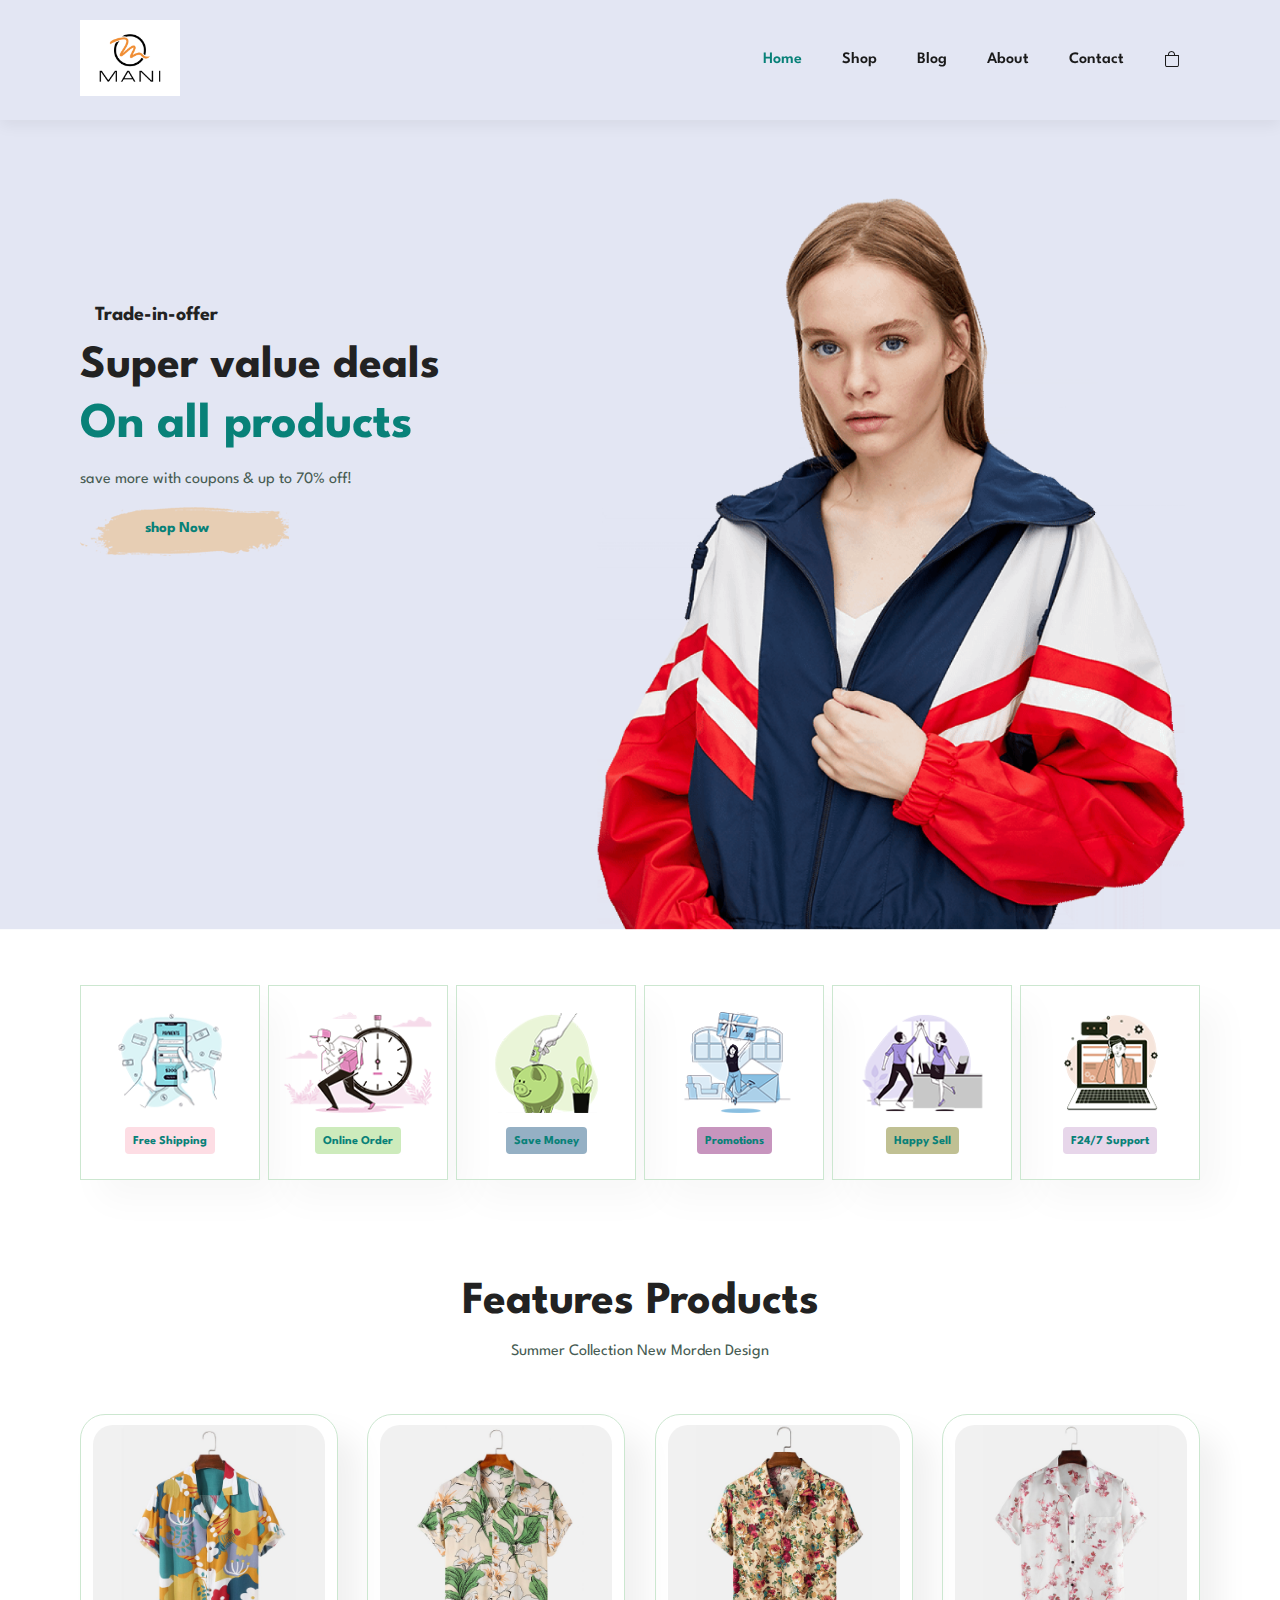
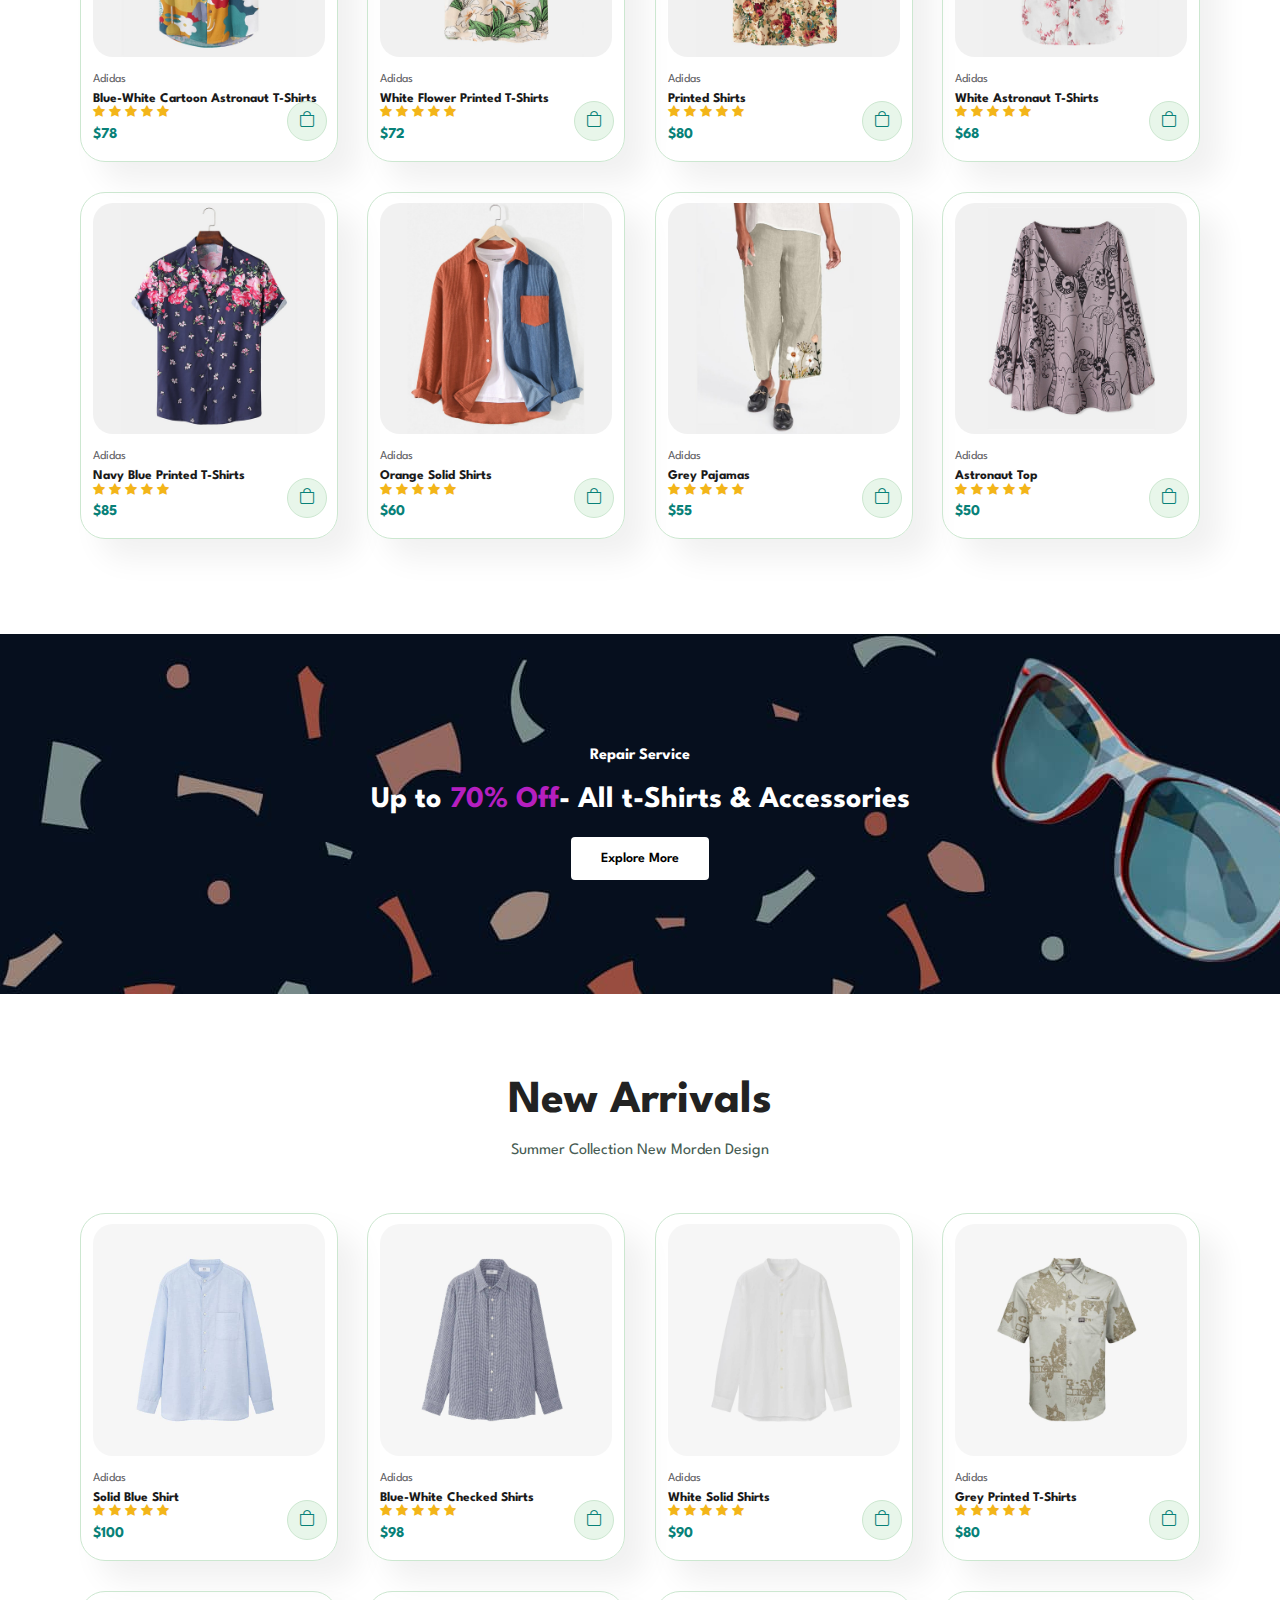
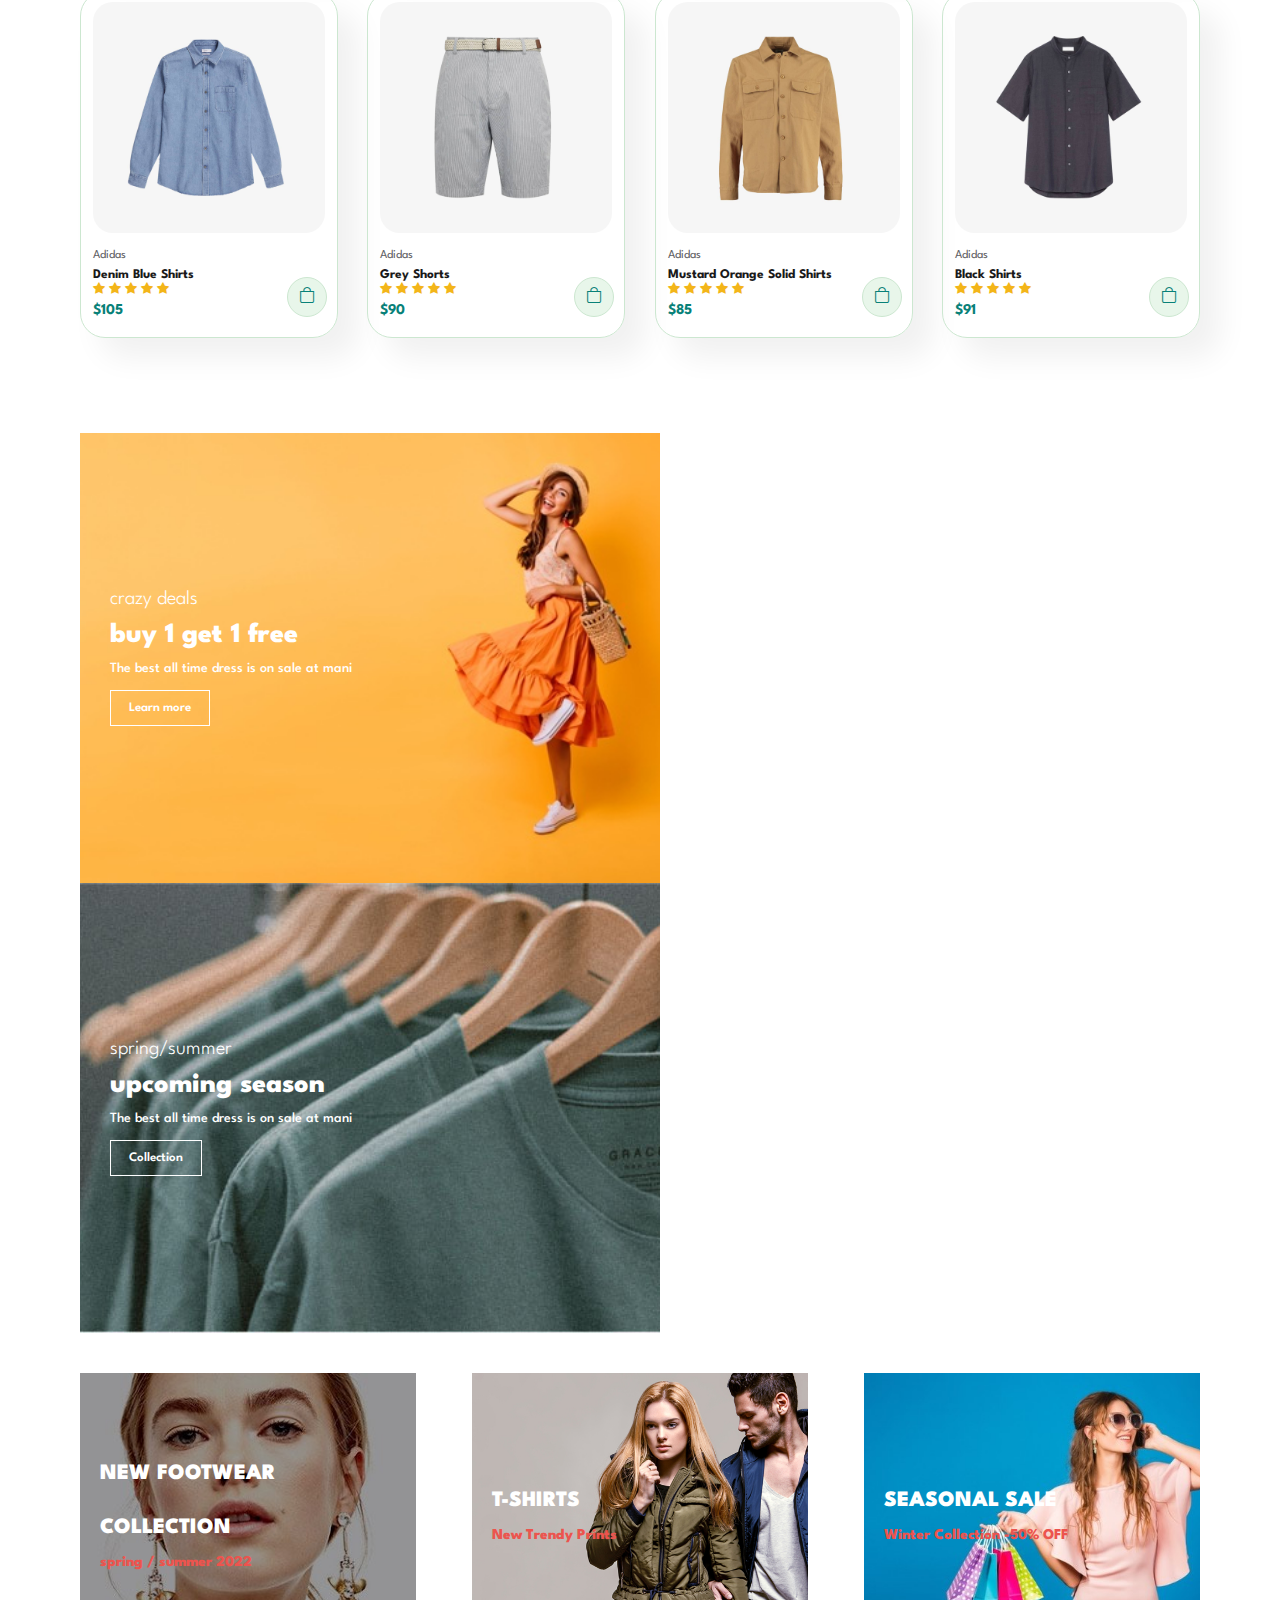
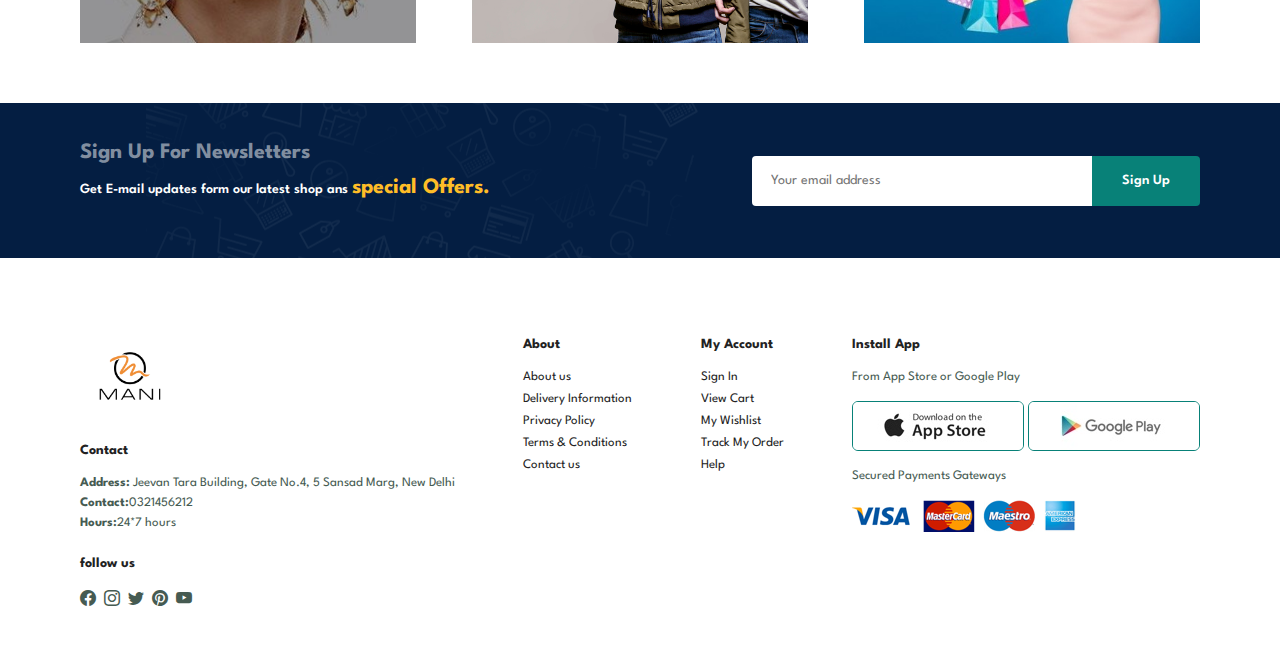
<file: index.html>
<!DOCTYPE html>
<html lang="en">

<head>
    <meta charset="UTF-8">
    <meta http-equiv="X-UA-Compatible" content="IE=edge">
    <meta name="viewport" content="width=device-width, initial-scale=1.0">
    <title>Tech2etc Ecommerce</title>

    <link rel="stylesheet" href="style.css">

    <link rel="stylesheet" href="https://cdn.jsdelivr.net/npm/bootstrap-icons@1.9.1/font/bootstrap-icons.css">
</head>

<body>

    <section id="header">
        <a href="#"><img src="img/89992_1571310775.png" width=100 class="logo" alt=""></a>

        <div>
            <ul id="navbar">
                <li><a class="active" href="index.html">Home</a></li>
                <li><a href="shop.html">Shop</a></li>
                <li><a href="blog.html">Blog</a></li>
                <li><a href="about.html">About</a></li>
                <li><a href="contact.html">Contact</a></li>
                <li id="lg-bag"><a href="cart.html"></i><i class="bi bi-bag"></i></a></li>
                <a href="#" id="close"><i class="bi bi-x-lg"></i></a>
            </ul>
        </div>

        <div id="mobile">
            <a href="cart.html"></i><i class="bi bi-bag"></i></a>
            <i id="bar" class="bi bi-list"></i>
        </div>
    </section>

    <section id="hero">
        <h4>Trade-in-offer</h4>
        <h2>Super value deals</h2>
        <h1>On all products</h1>
        <p>save more with coupons & up to 70% off! </p>
        <button>shop Now</button>
    </section>

    <section id="feature" class="section-p1">
        <div class="fe-box">
            <img src="img/features/f1.png" alt="">
            <h6>Free Shipping</h6>
        </div>

        <div class="fe-box">
            <img src="img/features/f2.png" alt="">
            <h6>Online Order</h6>
        </div>

        <div class="fe-box">
            <img src="img/features/f3.png" alt="">
            <h6>Save Money</h6>
        </div>

        <div class="fe-box">
            <img src="img/features/f4.png" alt="">
            <h6>Promotions</h6>
        </div>

        <div class="fe-box">
            <img src="img/features/f5.png" alt="">
            <h6>Happy Sell</h6>
        </div>

        <div class="fe-box">
            <img src="img/features/f6.png" alt="">
            <h6>F24/7 Support</h6>
        </div>

    </section>

    <section id="Product1" class="section-p1">
        <h2>Features Products</h2>
        <p>Summer Collection New Morden Design</p>
        <div class="pro-container">
        <div class="pro">
            <img src="img/products/f1.jpg" alt="">
            <div class="des">
                <span>Adidas</span>
                <h5>Blue-White Cartoon Astronaut T-Shirts</h5>
                <div class="star">
                    <i class="bi bi-star-fill"></i>
                    <i class="bi bi-star-fill"></i>
                    <i class="bi bi-star-fill"></i>
                    <i class="bi bi-star-fill"></i>
                    <i class="bi bi-star-fill"></i>
                </div>
                <h4>$78</h4>
            </div>
            <a href="#"> <i class="bi bi-bag cart"></i></a>
            </div>

            <div class="pro">
                <img src="img/products/f2.jpg" alt="">
                <div class="des">
                    <span>Adidas</span>
                    <h5>White Flower Printed T-Shirts</h5>
                    <div class="star">
                        <i class="bi bi-star-fill"></i>
                        <i class="bi bi-star-fill"></i>
                        <i class="bi bi-star-fill"></i>
                        <i class="bi bi-star-fill"></i>
                        <i class="bi bi-star-fill"></i>
                    </div>
                    <h4>$72</h4>
                </div>
                <a href="#"> <i class="bi bi-bag cart"></i></a>
                </div>

                <div class="pro">
                    <img src="img/products/f3.jpg" alt="">
                    <div class="des">
                        <span>Adidas</span>
                        <h5>Printed Shirts</h5>
                        <div class="star">
                            <i class="bi bi-star-fill"></i>
                            <i class="bi bi-star-fill"></i>
                            <i class="bi bi-star-fill"></i>
                            <i class="bi bi-star-fill"></i>
                            <i class="bi bi-star-fill"></i>
                        </div>
                        <h4>$80</h4>
                    </div>
                    <a href="#"> <i class="bi bi-bag cart"></i></a>
                    </div>

                    <div class="pro">
                        <img src="img/products/f4.jpg" alt="">
                        <div class="des">
                            <span>Adidas</span>
                            <h5>White Astronaut T-Shirts</h5>
                            <div class="star">
                                <i class="bi bi-star-fill"></i>
                                <i class="bi bi-star-fill"></i>
                                <i class="bi bi-star-fill"></i>
                                <i class="bi bi-star-fill"></i>
                                <i class="bi bi-star-fill"></i>
                            </div>
                            <h4>$68</h4>
                        </div>
                        <a href="#"> <i class="bi bi-bag cart"></i></a>
                        </div>

                        <div class="pro">
                            <img src="img/products/f5.jpg" alt="">
                            <div class="des">
                                <span>Adidas</span>
                                <h5>Navy Blue Printed T-Shirts</h5>
                                <div class="star">
                                    <i class="bi bi-star-fill"></i>
                                    <i class="bi bi-star-fill"></i>
                                    <i class="bi bi-star-fill"></i>
                                    <i class="bi bi-star-fill"></i>
                                    <i class="bi bi-star-fill"></i>
                                </div>
                                <h4>$85</h4>
                            </div>
                            <a href="#"> <i class="bi bi-bag cart"></i></a>
                            </div>

                            <div class="pro">
                                <img src="img/products/f6.jpg" alt="">
                                <div class="des">
                                    <span>Adidas</span>
                                    <h5>Orange Solid Shirts</h5>
                                    <div class="star">
                                        <i class="bi bi-star-fill"></i>
                                        <i class="bi bi-star-fill"></i>
                                        <i class="bi bi-star-fill"></i>
                                        <i class="bi bi-star-fill"></i>
                                        <i class="bi bi-star-fill"></i>
                                    </div>
                                    <h4>$60</h4>
                                </div>
                                <a href="#"> <i class="bi bi-bag cart"></i></a>
                                </div>

                                <div class="pro">
                                    <img src="img/products/f7.jpg" alt="">
                                    <div class="des">
                                        <span>Adidas</span>
                                        <h5>Grey Pajamas</h5>
                                        <div class="star">
                                            <i class="bi bi-star-fill"></i>
                                            <i class="bi bi-star-fill"></i>
                                            <i class="bi bi-star-fill"></i>
                                            <i class="bi bi-star-fill"></i>
                                            <i class="bi bi-star-fill"></i>
                                        </div>
                                        <h4>$55</h4>
                                    </div>
                                    <a href="#"> <i class="bi bi-bag cart"></i></a>
                                    </div>

                                    <div class="pro">
                                        <img src="img/products/f8.jpg" alt="">
                                        <div class="des">
                                            <span>Adidas</span>
                                            <h5>Astronaut Top</h5>
                                            <div class="star">
                                                <i class="bi bi-star-fill"></i>
                                                <i class="bi bi-star-fill"></i>
                                                <i class="bi bi-star-fill"></i>
                                                <i class="bi bi-star-fill"></i>
                                                <i class="bi bi-star-fill"></i>
                                            </div>
                                            <h4>$50</h4>
                                        </div>
                                        <a href="#"> <i class="bi bi-bag cart"></i></a>
                                        </div>
            </div>
    </section>

    <section id="banner" class="section-m1">
        <h4>Repair Service</h4>
        <h2>Up to <span>70% Off</span>- All t-Shirts & Accessories</h2>
        <button class="normal">Explore More</button>
    </section>

    <section id="Product1" class="section-p1">
        <h2>New Arrivals</h2>
        <p>Summer Collection New Morden Design</p>
        <div class="pro-container">
        <div class="pro">
            <img src="img/products/n1.jpg" alt="">
            <div class="des">
                <span>Adidas</span>
                <h5>Solid Blue Shirt</h5>
                <div class="star">
                    <i class="bi bi-star-fill"></i>
                    <i class="bi bi-star-fill"></i>
                    <i class="bi bi-star-fill"></i>
                    <i class="bi bi-star-fill"></i>
                    <i class="bi bi-star-fill"></i>
                </div>
                <h4>$100</h4>
            </div>
            <a href="#"> <i class="bi bi-bag cart"></i></a>
            </div>

            <div class="pro">
                <img src="img/products/n2.jpg" alt="">
                <div class="des">
                    <span>Adidas</span>
                    <h5>Blue-White Checked Shirts</h5>
                    <div class="star">
                        <i class="bi bi-star-fill"></i>
                        <i class="bi bi-star-fill"></i>
                        <i class="bi bi-star-fill"></i>
                        <i class="bi bi-star-fill"></i>
                        <i class="bi bi-star-fill"></i>
                    </div>
                    <h4>$98</h4>
                </div>
                <a href="#"> <i class="bi bi-bag cart"></i></a>
                </div>

                <div class="pro">
                    <img src="img/products/n3.jpg" alt="">
                    <div class="des">
                        <span>Adidas</span>
                        <h5>White Solid Shirts</h5>
                        <div class="star">
                            <i class="bi bi-star-fill"></i>
                            <i class="bi bi-star-fill"></i>
                            <i class="bi bi-star-fill"></i>
                            <i class="bi bi-star-fill"></i>
                            <i class="bi bi-star-fill"></i>
                        </div>
                        <h4>$90</h4>
                    </div>
                    <a href="#"> <i class="bi bi-bag cart"></i></a>
                    </div>

                    <div class="pro">
                        <img src="img/products/n4.jpg" alt="">
                        <div class="des">
                            <span>Adidas</span>
                            <h5>Grey Printed T-Shirts</h5>
                            <div class="star">
                                <i class="bi bi-star-fill"></i>
                                <i class="bi bi-star-fill"></i>
                                <i class="bi bi-star-fill"></i>
                                <i class="bi bi-star-fill"></i>
                                <i class="bi bi-star-fill"></i>
                            </div>
                            <h4>$80</h4>
                        </div>
                        <a href="#"> <i class="bi bi-bag cart"></i></a>
                        </div>

                        <div class="pro">
                            <img src="img/products/n5.jpg" alt="">
                            <div class="des">
                                <span>Adidas</span>
                                <h5>Denim Blue Shirts</h5>
                                <div class="star">
                                    <i class="bi bi-star-fill"></i>
                                    <i class="bi bi-star-fill"></i>
                                    <i class="bi bi-star-fill"></i>
                                    <i class="bi bi-star-fill"></i>
                                    <i class="bi bi-star-fill"></i>
                                </div>
                                <h4>$105</h4>
                            </div>
                            <a href="#"> <i class="bi bi-bag cart"></i></a>
                            </div>

                            <div class="pro">
                                <img src="img/products/n6.jpg" alt="">
                                <div class="des">
                                    <span>Adidas</span>
                                    <h5>Grey Shorts</h5>
                                    <div class="star">
                                        <i class="bi bi-star-fill"></i>
                                        <i class="bi bi-star-fill"></i>
                                        <i class="bi bi-star-fill"></i>
                                        <i class="bi bi-star-fill"></i>
                                        <i class="bi bi-star-fill"></i>
                                    </div>
                                    <h4>$90</h4>
                                </div>
                                <a href="#"> <i class="bi bi-bag cart"></i></a>
                                </div>

                                <div class="pro">
                                    <img src="img/products/n7.jpg" alt="">
                                    <div class="des">
                                        <span>Adidas</span>
                                        <h5>Mustard Orange Solid Shirts</h5>
                                        <div class="star">
                                            <i class="bi bi-star-fill"></i>
                                            <i class="bi bi-star-fill"></i>
                                            <i class="bi bi-star-fill"></i>
                                            <i class="bi bi-star-fill"></i>
                                            <i class="bi bi-star-fill"></i>
                                        </div>
                                        <h4>$85</h4>
                                    </div>
                                    <a href="#"> <i class="bi bi-bag cart"></i></a>
                                    </div>

                                    <div class="pro">
                                        <img src="img/products/n8.jpg" alt="">
                                        <div class="des">
                                            <span>Adidas</span>
                                            <h5>Black Shirts</h5>
                                            <div class="star">
                                                <i class="bi bi-star-fill"></i>
                                                <i class="bi bi-star-fill"></i>
                                                <i class="bi bi-star-fill"></i>
                                                <i class="bi bi-star-fill"></i>
                                                <i class="bi bi-star-fill"></i>
                                            </div>
                                            <h4>$91</h4>
                                        </div>
                                        <a href="#"> <i class="bi bi-bag cart"></i></a>
                                        </div>
            </div>
    </section>

    <section id="sm-banner" class="section-p1">
        <div class="banner-box">
            <h4>crazy deals</h4>
            <h2>buy 1 get 1 free</h2>
            <span>The best all time dress is on sale at mani</span>
            <button class="white">Learn more</button>
        </div>
        <div class="banner-box banner-box2">
            <h4>spring/summer</h4>
            <h2>upcoming season</h2>
            <span>The best all time dress is on sale at mani</span>
            <button class="white">Collection</button>
        </div>
    </section>

    <section id="banner3">
        <div class="banner-box">
            <h2>NEW FOOTWEAR COLLECTION</h2>
            <h3>spring / summer 2022</h3>
        </div>

        <div class="banner-box  banner-box2">
            <h2>T-SHIRTS</h2>
            <h3>New Trendy Prints</h3>
        </div>

        <div class="banner-box banner-box3">
            <h2>SEASONAL SALE</h2>
            <h3>Winter Collection -50% OFF</h3>
        </div>
    </section>

    <section id="newsletter" class="section-p1 section-m1"> 
        <div class="newstext">
            <h4>Sign Up For Newsletters</h4>
            <p>Get E-mail updates form our latest shop ans <span>special Offers.</span>
            </p>
        </div>

        <div class="Form">
            <input type="text" placeholder="Your email address">
            <button class="normal"> Sign Up</button>
        </div>
    </section>


    <footer class="section-p1">
        <div class="col">
            <img class="logo" src="img/89992_1571310775.png" width=100 class="logo" alt="">
            <h4>Contact</h4>
            <p><strong>Address: </strong> Jeevan Tara Building, Gate No.4, 5 Sansad Marg, New Delhi</p>
            <p><strong>Contact:</strong>0321456212</p>
            <p><strong>Hours:</strong>24*7 hours</p>
            <div class="follow">
                <h4>follow us</h4>
                <div class="icon">
                    <i class="bi bi-facebook"></i>
                    <i class="bi bi-instagram"></i>
                    <i class="bi bi-twitter"></i>
                    <i class="bi bi-pinterest"></i>
                    <i class="bi bi-youtube"i class=""></i>
                </div>
            </div>
        </div>

        <div class="col">
            <h4>About</h4>
            <a href="#">About us</a>
            <a href="#">Delivery Information</a>
            <a href="#">Privacy Policy</a>
            <a href="#">Terms & Conditions</a>
            <a href="#">Contact us</a>
        </div>

        <div class="col">
            <h4>My Account</h4>
            <a href="#">Sign In</a>
            <a href="#">View Cart</a>
            <a href="#">My Wishlist</a>
            <a href="#">Track My Order</a>
            <a href="#">Help</a>
        </div>

        <div class="col install">
            <h4>Install App</h4>
            <p>From App Store or Google Play</p>
            <div class="row">
                <img src="img/pay/app.jpg" alt="">
                <img src="img/pay/play.jpg" alt="">
            </div>
            <p>Secured Payments Gateways </p>
            <img src="img/pay/pay.png" alt=""> 
        </div>

        <!-- <div class="copyright">
            <p>© 2022, Tech2 etc - HTML CSS Ecommerce Template</p>
        </div> -->
    </footer>
    <script src="script.js"></script>
</body>

</html>
</file>
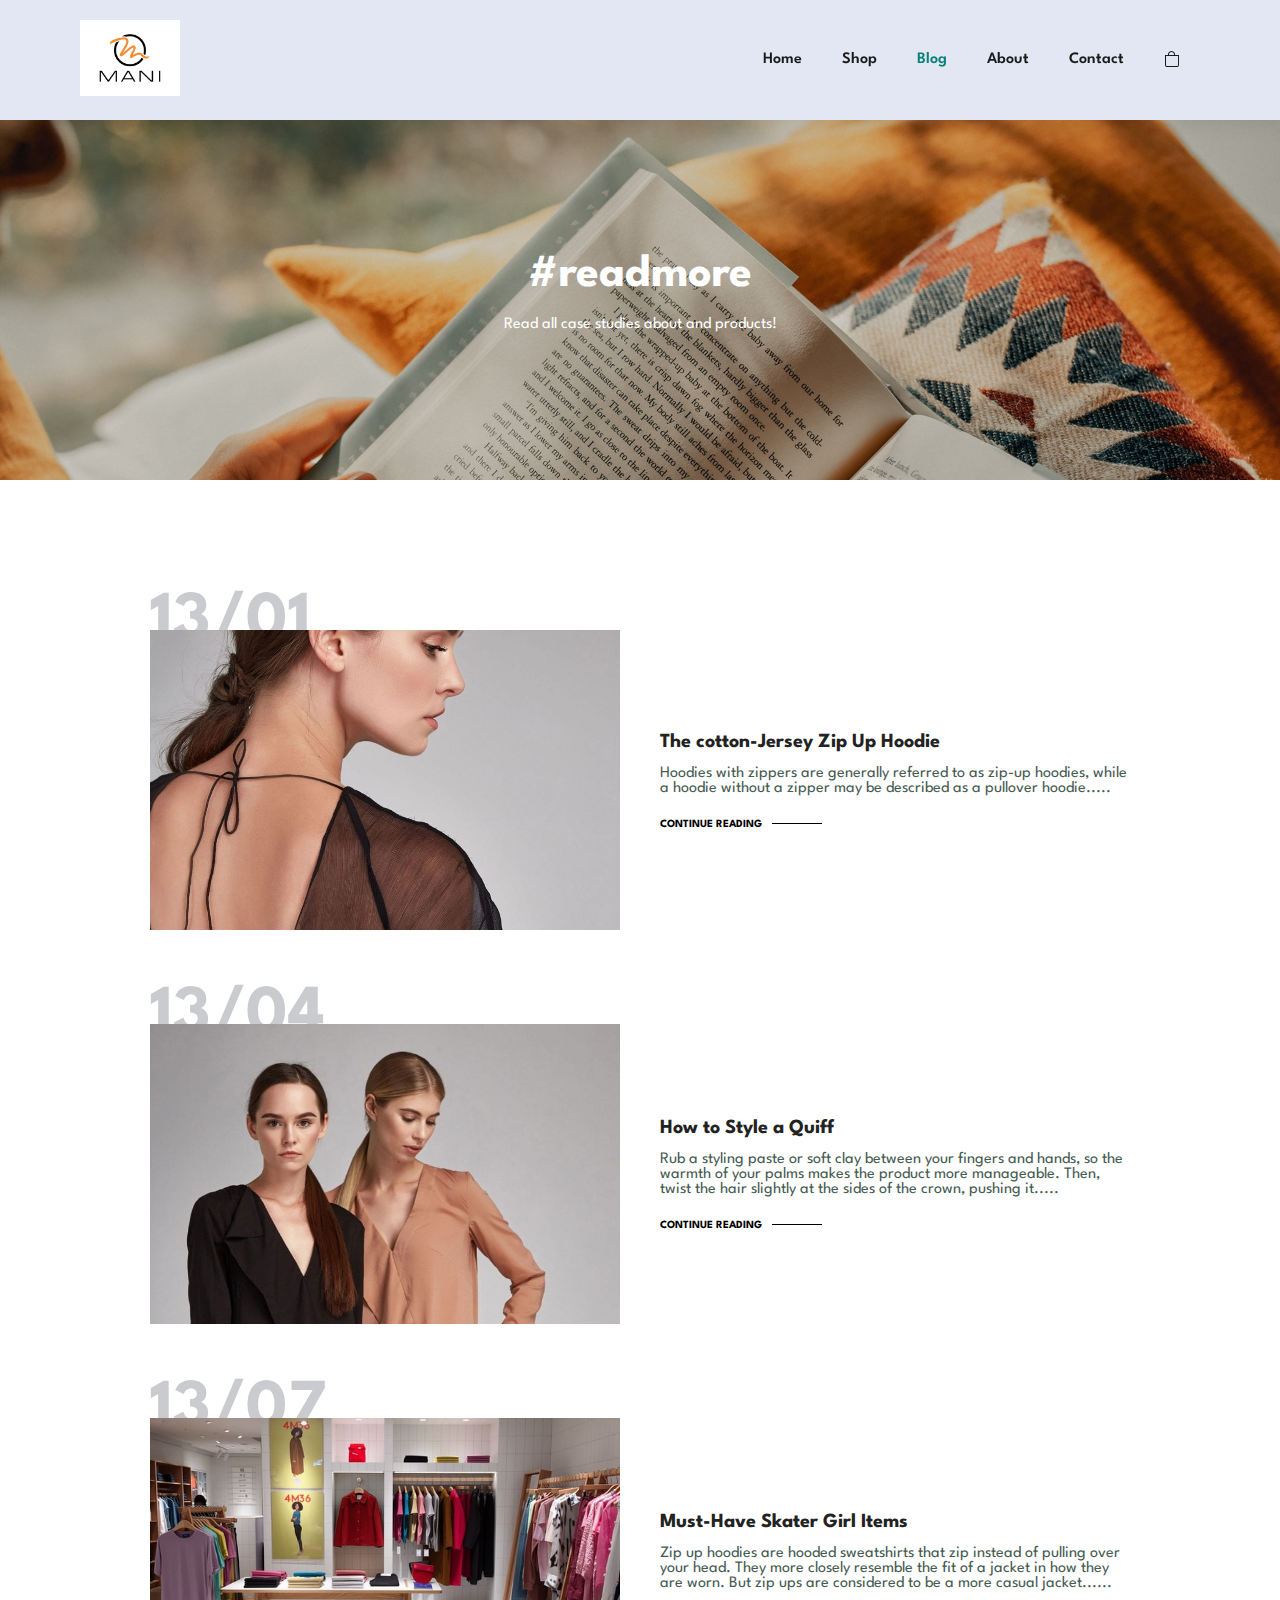
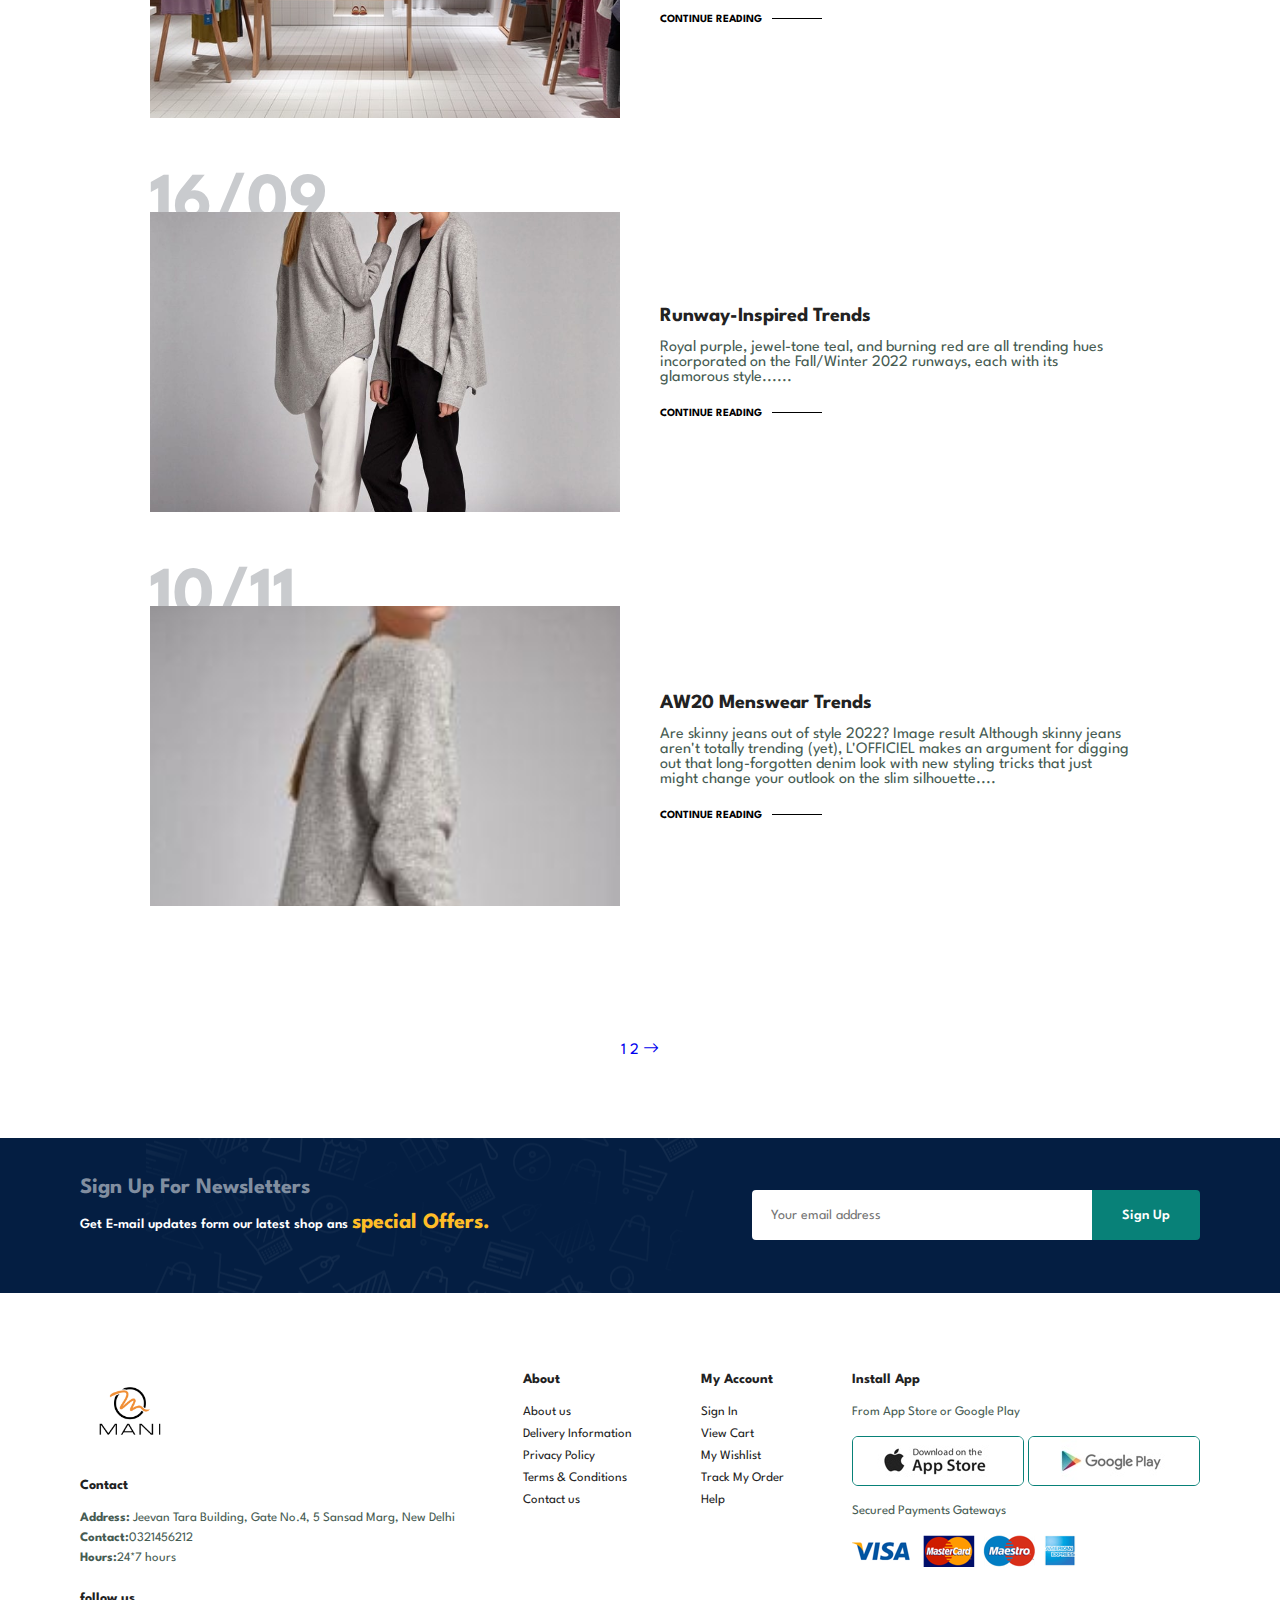
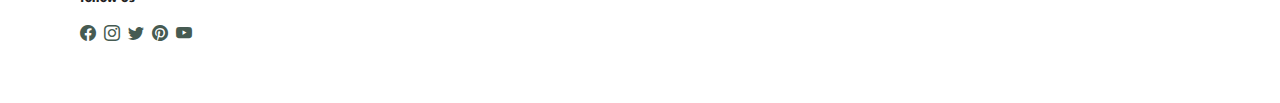
<file: blog.html>
<!DOCTYPE html>
<html lang="en">

<head>
    <meta charset="UTF-8">
    <meta http-equiv="X-UA-Compatible" content="IE=edge">
    <meta name="viewport" content="width=device-width, initial-scale=1.0">
    <title>Tech2etc Ecommerce</title>

    <link rel="stylesheet" href="style.css">

    <link rel="stylesheet" href="https://cdn.jsdelivr.net/npm/bootstrap-icons@1.9.1/font/bootstrap-icons.css">
</head>

<body>

    <section id="header">
        <a href="#"><img src="img/89992_1571310775.png" width=100 class="logo" alt=""></a>

        <div>
            <ul id="navbar">
                <li><a href="index.html">Home</a></li>
                <li><a href="shop.html">Shop</a></li>
                <li><a class="active"  href="blog.html">Blog</a></li>
                <li><a href="about.html">About</a></li>
                <li><a href="contact.html">Contact</a></li>
                <li id="lg-bag"><a href="cart.html"></i><i class="bi bi-bag"></i></a></li>
                <a href="#" id="close"><i class="bi bi-x-lg"></i></a>
            </ul>
        </div>

        <div id="mobile">
            <a href="cart.html"></i><i class="bi bi-bag"></i></a>
            <i id="bar" class="bi bi-list"></i>
        </div>
    </section>

    <section id="page-header" class="blog-header">
        <h2>#readmore</h2>
        <p>Read all case studies about and products! </p>
    </section>

  <section id="blog">
    <div class="blog-box">
        <div class="blog-img">
            <img src="img/blog/b1.jpg" alt="">
        </div>
        <div class="blog-details">
            <h4>The cotton-Jersey Zip Up Hoodie</h4>
            <p>Hoodies with zippers are generally referred to as zip-up hoodies, while a hoodie without a zipper may be described as a pullover hoodie.....</p>
            <a hrf="#">CONTINUE READING</a>
        </div>
        <h1>13/01</h1>
    </div>
    <div class="blog-box">
        <div class="blog-img">
            <img src="img/blog/b2.jpg" alt="">
        </div>
        <div class="blog-details">
            <h4>How to Style a Quiff</h4>
            <p>Rub a styling paste or soft clay between your fingers and hands, so the warmth of your palms makes the product more manageable. Then, twist the hair slightly at the sides of the crown, pushing it.....</p>
            <a hrf="#">CONTINUE READING</a>
        </div>
        <h1>13/04</h1>
    </div><div class="blog-box">
        <div class="blog-img">
            <img src="img/blog/b3.jpg" alt="">
        </div>
        <div class="blog-details">
            <h4>Must-Have Skater Girl Items</h4>
            <p>Zip up hoodies are hooded sweatshirts that zip instead of pulling over your head. They more closely resemble the fit of a jacket in how they are worn. But zip ups are considered to be a more casual jacket......</p>
            <a hrf="#">CONTINUE READING</a>
        </div>
        <h1>13/07</h1>
    </div><div class="blog-box">
        <div class="blog-img">
            <img src="img/blog/b4.jpg" alt="">
        </div>
        <div class="blog-details">
            <h4>Runway-Inspired Trends</h4>
            <p>Royal purple, jewel-tone teal, and burning red are all trending hues incorporated on the Fall/Winter 2022 runways, each with its glamorous style......</p>
            <a hrf="#">CONTINUE READING</a>
        </div>
        <h1>16/09</h1>
    </div><div class="blog-box">
        <div class="blog-img">
            <img src="img/blog/b5.jpg" alt="">
        </div>
        <div class="blog-details">
            <h4>AW20 Menswear Trends</h4>
            <p>Are skinny jeans out of style 2022?
                Image result
                Although skinny jeans aren't totally trending (yet), L'OFFICIEL makes an argument for digging out that long-forgotten denim look with new styling tricks that just might change your outlook on the slim silhouette....</p>
            <a hrf="#">CONTINUE READING</a>
        </div>
        <h1>10/11</h1>
    </div>
  </section>

    <section id="pagination" class="section-p1">
        <a href="#">1</a>
        <a href="#">2</a>
        <a href="#"><i class="bi bi-arrow-right"></i></a>
        
    </section>

    <section id="newsletter" class="section-p1 section-m1"> 
        <div class="newstext">
            <h4>Sign Up For Newsletters</h4>
            <p>Get E-mail updates form our latest shop ans <span>special Offers.</span>
            </p>
        </div>

        <div class="Form">
            <input type="text" placeholder="Your email address">
            <button class="normal"> Sign Up</button>
        </div>
    </section>


    <footer class="section-p1">
        <div class="col">
            <img class="logo" src="img/89992_1571310775.png" width=100 class="logo" alt="">
            <h4>Contact</h4>
            <p><strong>Address: </strong> Jeevan Tara Building, Gate No.4, 5 Sansad Marg, New Delhi</p>
            <p><strong>Contact:</strong>0321456212</p>
            <p><strong>Hours:</strong>24*7 hours</p>
            <div class="follow">
                <h4>follow us</h4>
                <div class="icon">
                    <i class="bi bi-facebook"></i>
                    <i class="bi bi-instagram"></i>
                    <i class="bi bi-twitter"></i>
                    <i class="bi bi-pinterest"></i>
                    <i class="bi bi-youtube"i class=""></i>
                </div>
            </div>
        </div>

        <div class="col">
            <h4>About</h4>
            <a href="#">About us</a>
            <a href="#">Delivery Information</a>
            <a href="#">Privacy Policy</a>
            <a href="#">Terms & Conditions</a>
            <a href="#">Contact us</a>
        </div>

        <div class="col">
            <h4>My Account</h4>
            <a href="#">Sign In</a>
            <a href="#">View Cart</a>
            <a href="#">My Wishlist</a>
            <a href="#">Track My Order</a>
            <a href="#">Help</a>
        </div>

        <div class="col install">
            <h4>Install App</h4>
            <p>From App Store or Google Play</p>
            <div class="row">
                <img src="img/pay/app.jpg" alt="">
                <img src="img/pay/play.jpg" alt="">
            </div>
            <p>Secured Payments Gateways </p>
            <img src="img/pay/pay.png" alt=""> 
        </div>
    </footer>
    <script src="script.js"></script>
</body>

</html>
</file>
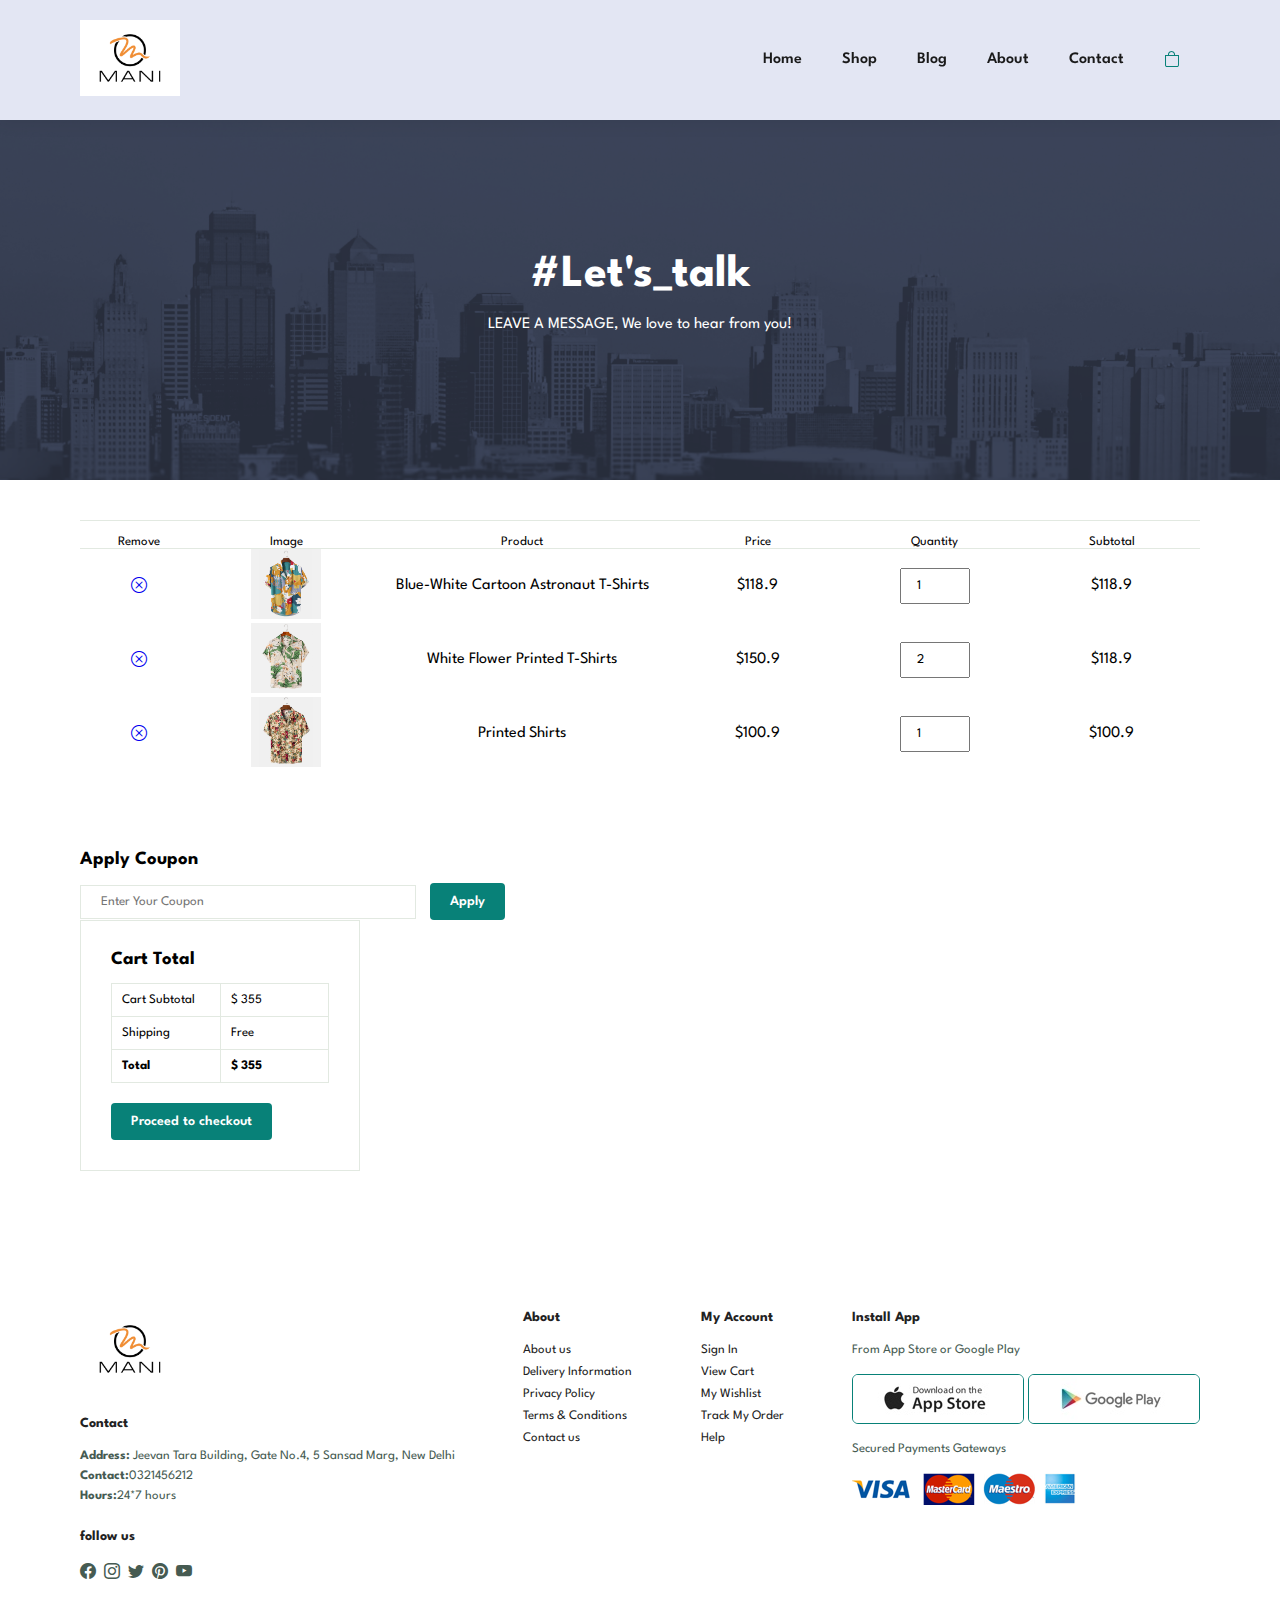
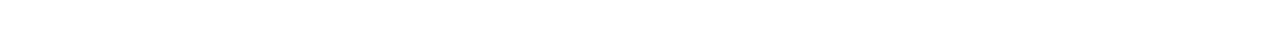
<file: cart.html>
<!DOCTYPE html>
<html lang="en">

<head>
    <meta charset="UTF-8">
    <meta http-equiv="X-UA-Compatible" content="IE=edge">
    <meta name="viewport" content="width=device-width, initial-scale=1.0">
    <title>Tech2etc Ecommerce</title>

    <link rel="stylesheet" href="style.css">

    <link rel="stylesheet" href="https://cdn.jsdelivr.net/npm/bootstrap-icons@1.9.1/font/bootstrap-icons.css">
</head>

<body>

    <section id="header">
        <a href="#"><img src="img/89992_1571310775.png" width=100 class="logo" alt=""></a>

        <div>
            <ul id="navbar">
                <li><a href="index.html">Home</a></li>
                <li><a href="shop.html">Shop</a></li>
                <li><a href="blog.html">Blog</a></li>
                <li><a href="about.html">About</a></li>
                <li><a  href="contact.html">Contact</a></li>
                <li id="lg-bag"><a class="active" href="cart.html"></i><i class="bi bi-bag"></i></a></li>
                <a href="#" id="close"><i class="bi bi-x-lg"></i></a>
            </ul>
        </div>

        <div id="mobile">
            <a href="cart.html"></i><i class="bi bi-bag"></i></a>
            <i id="bar" class="bi bi-list"></i>
        </div>
    </section>

    <section id="page-header" class="about-header">
        <h2>#Let's_talk</h2>
        <p>LEAVE A MESSAGE, We love to hear from you!</p>
    </section>

    <section id="cart" class="section-p1">
        <table width="100%">
            <thead>
                <tr>
                    <td>Remove</td>
                    <td>Image</td>
                    <td>Product</td>
                    <td>Price</td>
                    <td>Quantity</td>
                    <td>Subtotal</td>
                </tr>
            </thead>
            <tbody>
                <tr>
                    <td><a href="#"><i class="bi bi-x-circle"></i></a></td>
                    <td><img src="img/products/f1.jpg" alt=""></td>
                    <td>Blue-White Cartoon Astronaut T-Shirts</td>
                    <td>$118.9</td>
                    <td><input type="number" value="1"></td>
                    <td>$118.9</td>
                </tr>
                <tr>
                    <td><a href="#"><i class="bi bi-x-circle"></i></a></td>
                    <td><img src="img/products/f2.jpg" alt=""></td>
                    <td>White Flower Printed T-Shirts</td>
                    <td>$150.9</td>
                    <td><input type="number" value="2"></td>
                    <td>$118.9</td>
                </tr>
                <tr>
                    <td><a href="#"><i class="bi bi-x-circle"></i></a></td>
                    <td><img src="img/products/f3.jpg" alt=""></td>
                    <td>Printed Shirts</td>
                    <td>$100.9</td>
                    <td><input type="number" value="1"></td>
                    <td>$100.9</td>
                </tr>
            </tbody>
        </table>
    </section>

    <section id="cart-add" class="section-p1">
        <div id="coupon">
            <h3>Apply Coupon</h3>
            <div>
                <input type="text" placeholder="Enter Your Coupon">
                <button class="normal">Apply</button>
            </div>

            <div id="subtotal">
                <h3>Cart Total</h3>
                <table>
                    <tr>
                        <td>Cart Subtotal</td>
                        <td>$ 355</td>
                    </tr>
                    <tr>
                        <td>Shipping</td>
                        <td>Free</td>
                    </tr>
                    <tr>
                        <td><strong>Total</strong></td>
                        <td><strong>$ 355</strong></td>
                    </tr>
                </table>
                <button class="normal">Proceed to checkout</button>
            </div>
            
        </div>
    </section>

    <footer class="section-p1">
        <div class="col">
            <img class="logo" src="img/89992_1571310775.png" width=100 class="logo" alt="">
            <h4>Contact</h4>
            <p><strong>Address: </strong> Jeevan Tara Building, Gate No.4, 5 Sansad Marg, New Delhi</p>
            <p><strong>Contact:</strong>0321456212</p>
            <p><strong>Hours:</strong>24*7 hours</p>
            <div class="follow">
                <h4>follow us</h4>
                <div class="icon">
                    <i class="bi bi-facebook"></i>
                    <i class="bi bi-instagram"></i>
                    <i class="bi bi-twitter"></i>
                    <i class="bi bi-pinterest"></i>
                    <i class="bi bi-youtube" i class=""></i>
                </div>
            </div>
        </div>

        <div class="col">
            <h4>About</h4>
            <a href="#">About us</a>
            <a href="#">Delivery Information</a>
            <a href="#">Privacy Policy</a>
            <a href="#">Terms & Conditions</a>
            <a href="#">Contact us</a>
        </div>

        <div class="col">
            <h4>My Account</h4>
            <a href="#">Sign In</a>
            <a href="#">View Cart</a>
            <a href="#">My Wishlist</a>
            <a href="#">Track My Order</a>
            <a href="#">Help</a>
        </div>

        <div class="col install">
            <h4>Install App</h4>
            <p>From App Store or Google Play</p>
            <div class="row">
                <img src="img/pay/app.jpg" alt="">
                <img src="img/pay/play.jpg" alt="">
            </div>
            <p>Secured Payments Gateways </p>
            <img src="img/pay/pay.png" alt="">
        </div>
    </footer>
    <script src="script.js"></script>
</body>

</html>
</file>
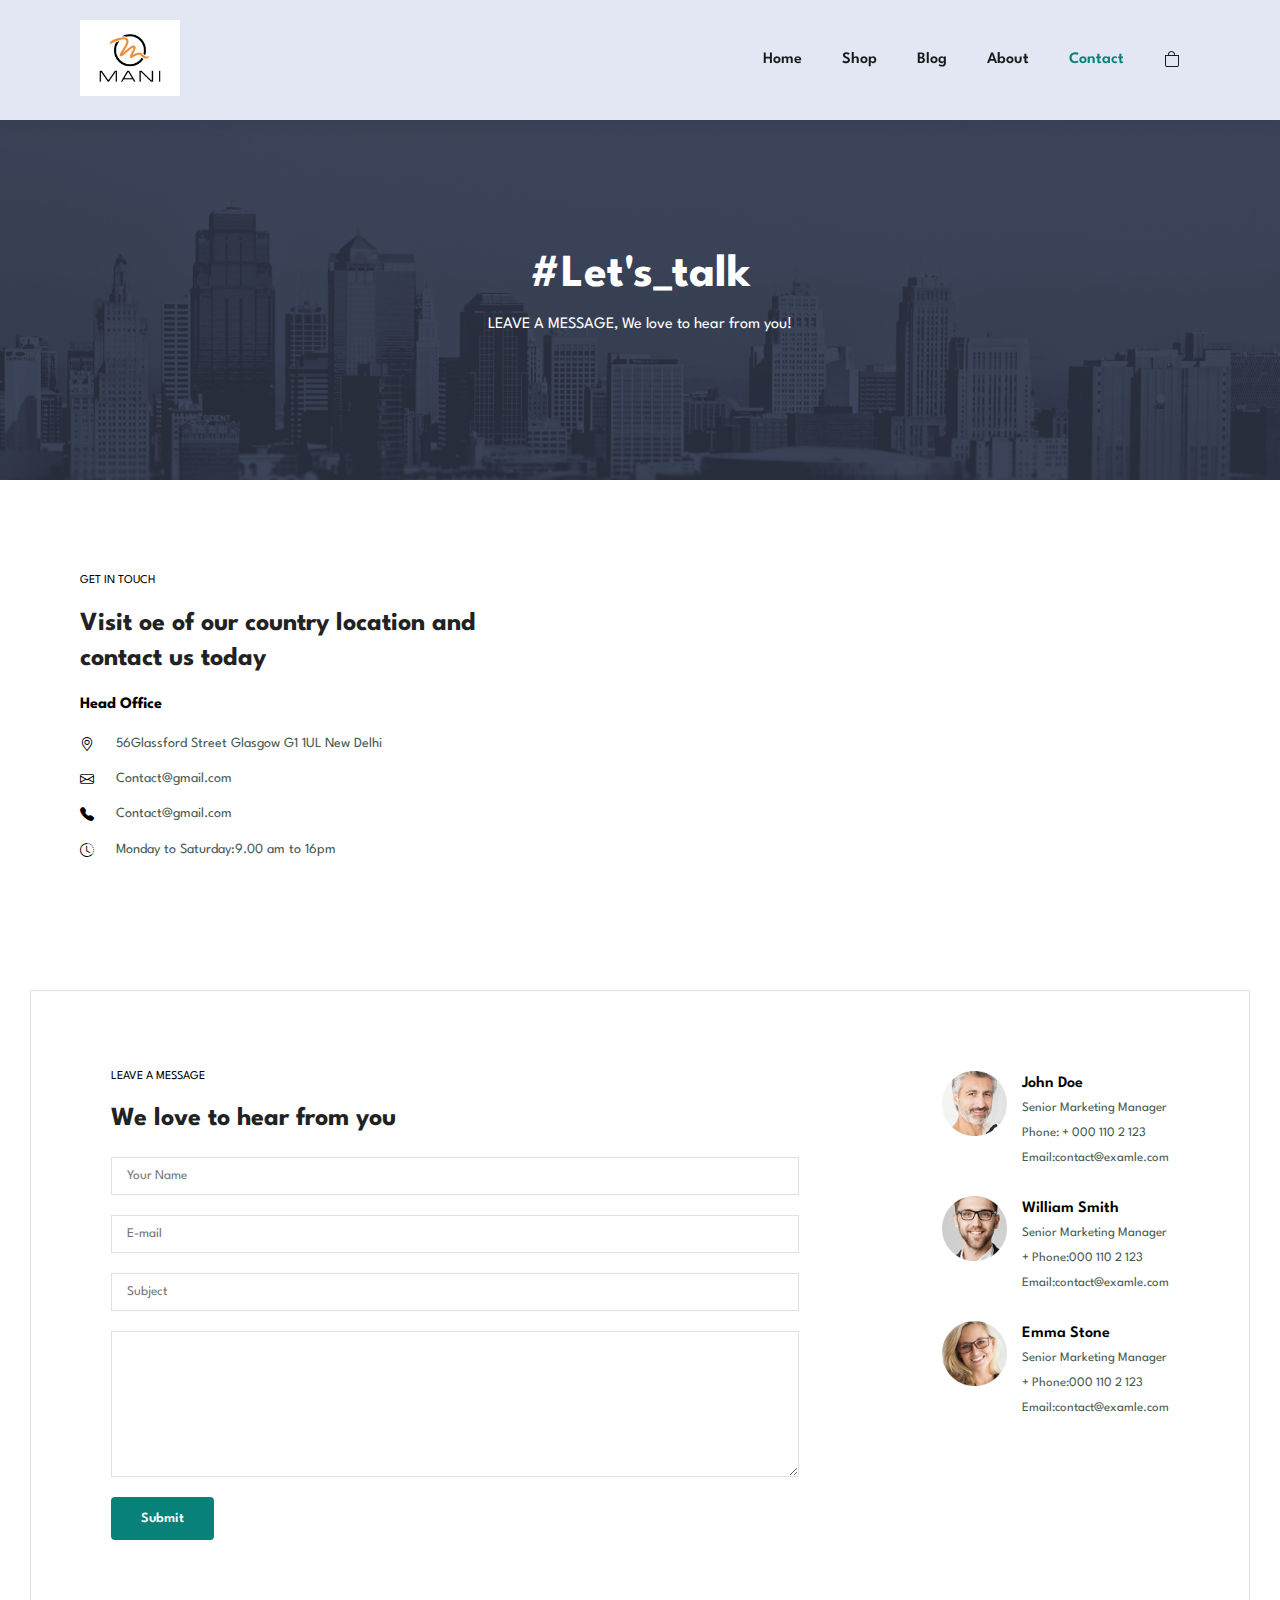
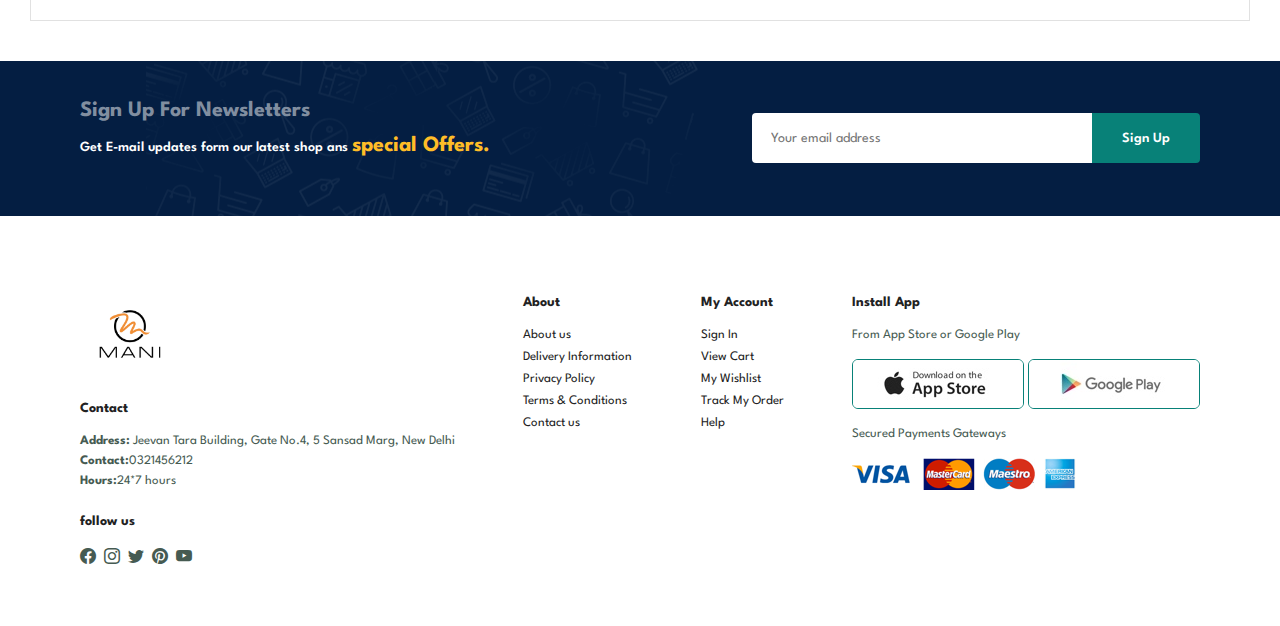
<file: contact.html>
<!DOCTYPE html>
<html lang="en">

<head>
    <meta charset="UTF-8">
    <meta http-equiv="X-UA-Compatible" content="IE=edge">
    <meta name="viewport" content="width=device-width, initial-scale=1.0">
    <title>Tech2etc Ecommerce</title>

    <link rel="stylesheet" href="style.css">

    <link rel="stylesheet" href="https://cdn.jsdelivr.net/npm/bootstrap-icons@1.9.1/font/bootstrap-icons.css">
</head>

<body>

    <section id="header">
        <a href="#"><img src="img/89992_1571310775.png" width=100 class="logo" alt=""></a>

        <div>
            <ul id="navbar">
                <li><a href="index.html">Home</a></li>
                <li><a href="shop.html">Shop</a></li>
                <li><a href="blog.html">Blog</a></li>
                <li><a href="about.html">About</a></li>
                <li><a class="active" href="contact.html">Contact</a></li>
                <li id="lg-bag"><a href="cart.html"></i><i class="bi bi-bag"></i></a></li>
                <a href="#" id="close"><i class="bi bi-x-lg"></i></a>
            </ul>
        </div>

        <div id="mobile">
            <a href="cart.html"></i><i class="bi bi-bag"></i></a>
            <i id="bar" class="bi bi-list"></i>
        </div>
    </section>

    <section id="page-header" class="about-header">
        <h2>#Let's_talk</h2>
        <p>LEAVE A MESSAGE, We love to hear from you!</p>
    </section>

    <section id="contact-details" class="section-p1">
        <div class="details">
            <span>GET IN TOUCH</span>
            <h2>Visit oe of our country location and contact us today</h2>
            <h3>Head Office</h3>
            <div>
                <li>
                    <i class="bi bi-geo-alt"></i>
                    <p>56Glassford Street Glasgow G1 1UL New Delhi</p>
                </li>
                <li>
                <i class="bi  bi-envelope"></i>
                <p>Contact@gmail.com</p>
                </li>
                <li>
                <i class="bi bi-telephone-fill"></i>
                <p>Contact@gmail.com</p>
                </li>
                <li>
                <i class="bi bi-clock-history"></i>
                <p>Monday to Saturday:9.00 am to 16pm</p>
                </li>
            </div>
        </div>
        <div class="map">
            <iframe
                src="https://www.google.com/maps/embed?pb=!1m18!1m12!1m3!1d448183.7390973178!2d76.81306989599705!3d28.646677253543203!2m3!1f0!2f0!3f0!3m2!1i1024!2i768!4f13.1!3m3!1m2!1s0x390cfd5b347eb62d%3A0x37205b715389640!2sDelhi!5e0!3m2!1sen!2sin!4v1663582259826!5m2!1sen!2sin"
                width="600" height="450" style="border:0;" allowfullscreen="" loading="lazy"
                referrerpolicy="no-referrer-when-downgrade"></iframe>
        </div>
    </section>

    <section id="form-details">
        <form action="">
            <span>LEAVE A MESSAGE</span>
            <h2>We love to hear from you</h2>
            <input type="text" placeholder="Your Name">
            <input type="text" placeholder="E-mail">
            <input type="text" placeholder="Subject">
            <textarea name="" id="" cols="30" rows="10"  placeholder="Your Message">
            </textarea>
            <button class="normal">Submit</button>
        </form>

        <div class="people">
        <div>
            <img src="img/people/1.png" alt="">
            <p><span>John Doe</span> Senior Marketing Manager <br>Phone: + 000 110
                2 123 <br> Email:contact@examle.com</p>
        </div>
        <div>
            <img src="img/people/2.png" alt="">
            <p><span>William Smith</span> Senior Marketing Manager <br> + Phone:000 110
                2 123 <br> Email:contact@examle.com</p>
        </div>
        <div>
            <img src="img/people/3.png" alt="">
            <p><span>Emma Stone</span> Senior Marketing Manager <br> + Phone:000 110
                2 123 <br> Email:contact@examle.com</p>
        </div>
        </div>
    </section>

    <section id="newsletter" class="section-p1 section-m1">
        <div class="newstext">
            <h4>Sign Up For Newsletters</h4>
            <p>Get E-mail updates form our latest shop ans <span>special Offers.</span>
            </p>
        </div>

        <div class="Form">
            <input type="text" placeholder="Your email address">
            <button class="normal"> Sign Up</button>
        </div>
    </section>

    <footer class="section-p1">
        <div class="col">
            <img class="logo" src="img/89992_1571310775.png" width=100 class="logo" alt="">
            <h4>Contact</h4>
            <p><strong>Address: </strong> Jeevan Tara Building, Gate No.4, 5 Sansad Marg, New Delhi</p>
            <p><strong>Contact:</strong>0321456212</p>
            <p><strong>Hours:</strong>24*7 hours</p>
            <div class="follow">
                <h4>follow us</h4>
                <div class="icon">
                    <i class="bi bi-facebook"></i>
                    <i class="bi bi-instagram"></i>
                    <i class="bi bi-twitter"></i>
                    <i class="bi bi-pinterest"></i>
                    <i class="bi bi-youtube" i class=""></i>
                </div>
            </div>
        </div>

        <div class="col">
            <h4>About</h4>
            <a href="#">About us</a>
            <a href="#">Delivery Information</a>
            <a href="#">Privacy Policy</a>
            <a href="#">Terms & Conditions</a>
            <a href="#">Contact us</a>
        </div>

        <div class="col">
            <h4>My Account</h4>
            <a href="#">Sign In</a>
            <a href="#">View Cart</a>
            <a href="#">My Wishlist</a>
            <a href="#">Track My Order</a>
            <a href="#">Help</a>
        </div>

        <div class="col install">
            <h4>Install App</h4>
            <p>From App Store or Google Play</p>
            <div class="row">
                <img src="img/pay/app.jpg" alt="">
                <img src="img/pay/play.jpg" alt="">
            </div>
            <p>Secured Payments Gateways </p>
            <img src="img/pay/pay.png" alt="">
        </div>
    </footer>
    <script src="script.js"></script>
</body>

</html>
</file>
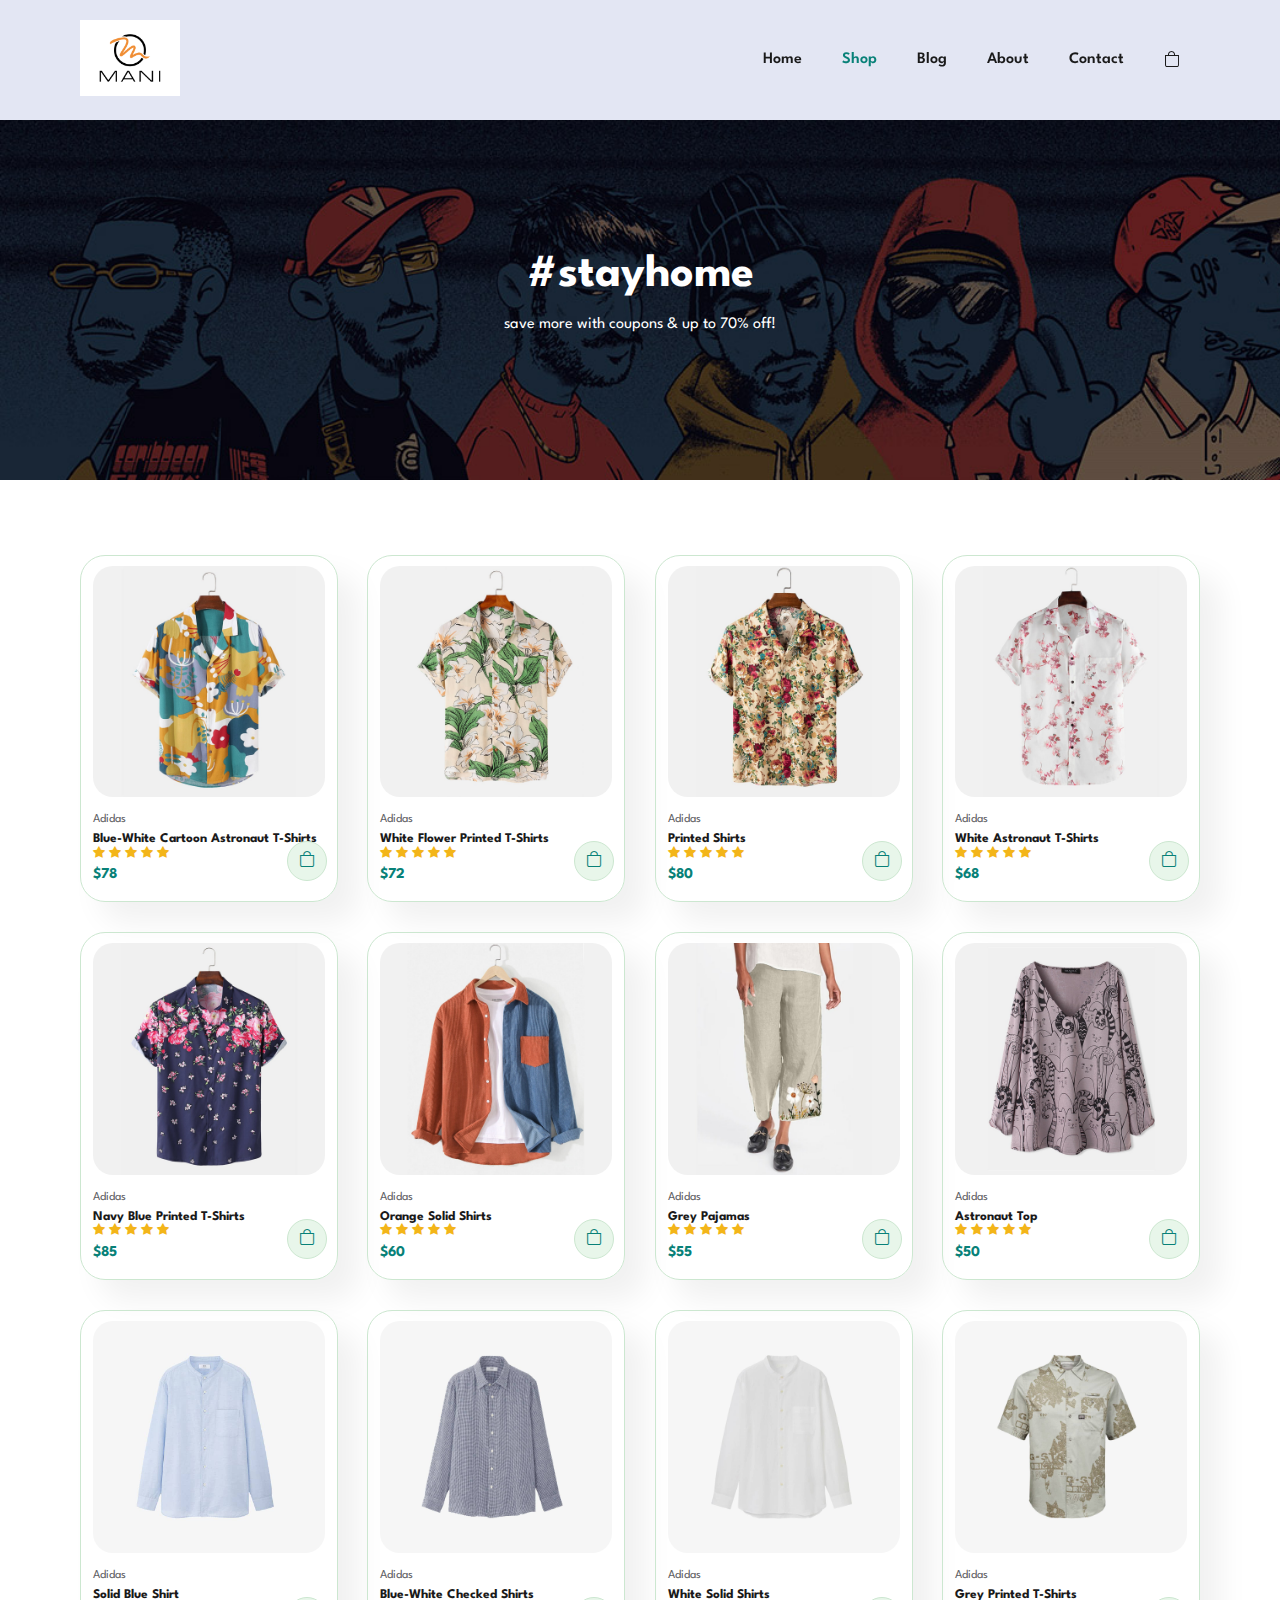
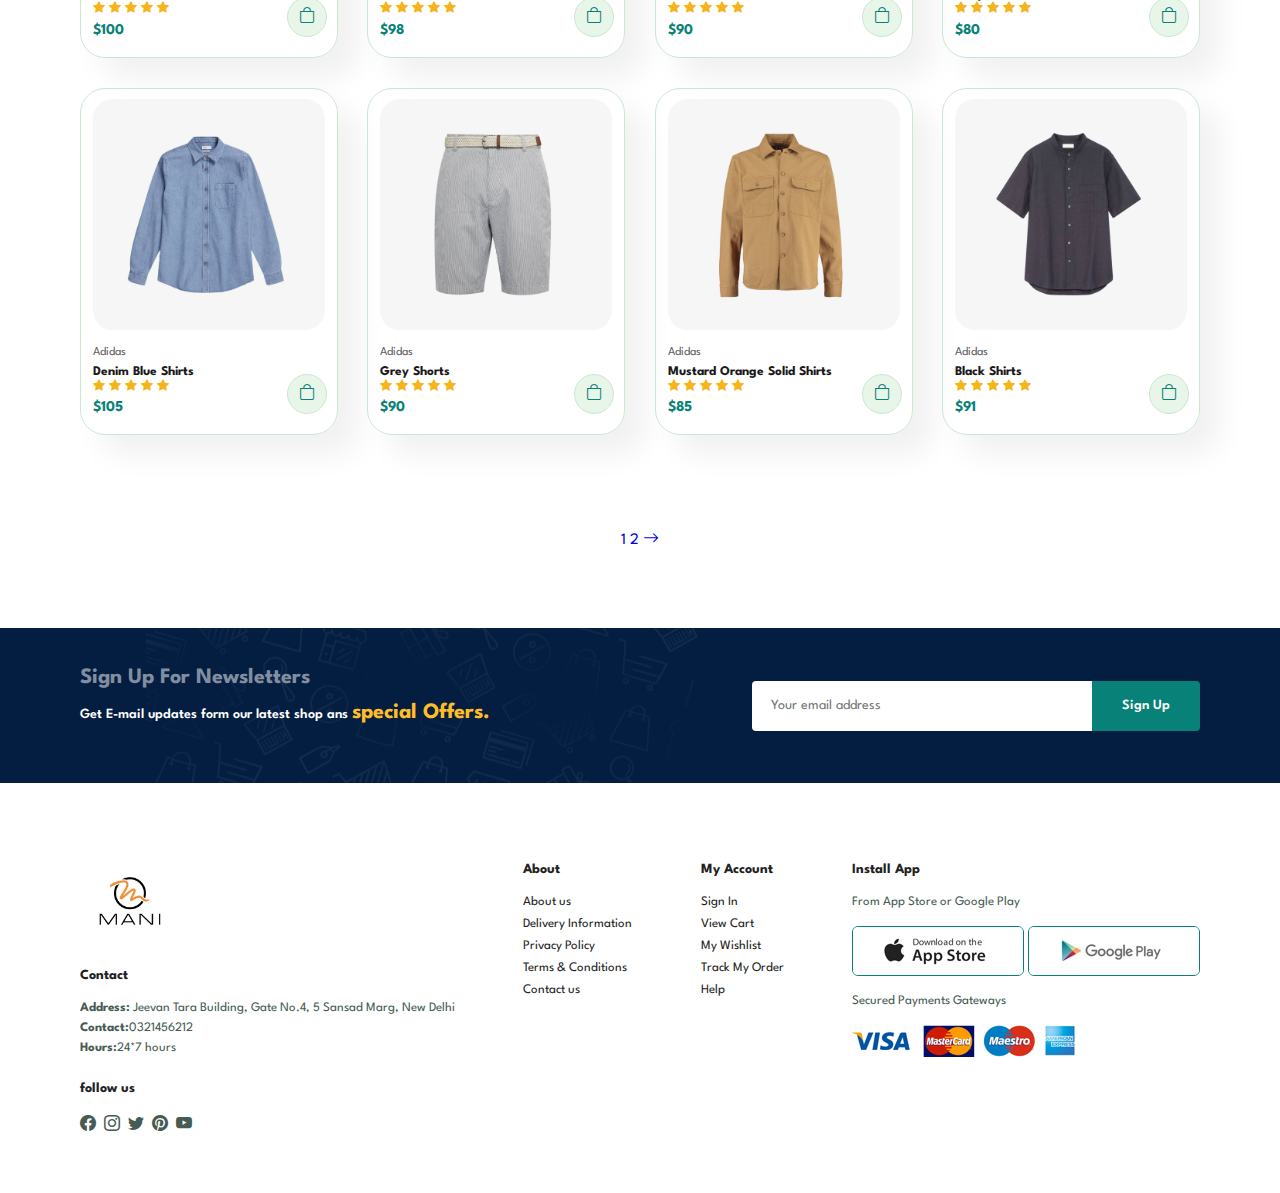
<file: shop.html>
<!DOCTYPE html>
<html lang="en">

<head>
    <meta charset="UTF-8">
    <meta http-equiv="X-UA-Compatible" content="IE=edge">
    <meta name="viewport" content="width=device-width, initial-scale=1.0">
    <title>Tech2etc Ecommerce</title>

    <link rel="stylesheet" href="style.css">

    <link rel="stylesheet" href="https://cdn.jsdelivr.net/npm/bootstrap-icons@1.9.1/font/bootstrap-icons.css">
</head>

<body>

    <section id="header">
        <a href="#"><img src="img/89992_1571310775.png" width=100 class="logo" alt=""></a>

        <div>
            <ul id="navbar">
                <li><a href="index.html">Home</a></li>
                <li><a class="active"href="shop.html">Shop</a></li>
                <li><a href="blog.html">Blog</a></li>
                <li><a href="about.html">About</a></li>
                <li><a href="contact.html">Contact</a></li>
                <li id="lg-bag"><a href="cart.html"></i><i class="bi bi-bag"></i></a></li>
                <a href="#" id="close"><i class="bi bi-x-lg"></i></a>
            </ul>
        </div>

        <div id="mobile">
            <a href="cart.html"></i><i class="bi bi-bag"></i></a>
            <i id="bar" class="bi bi-list"></i>
        </div>
    </section>

    <section id="page-header">
        <h2>#stayhome</h2>
        <p>save more with coupons & up to 70% off! </p>
    </section>

    <section id="Product1" class="section-p1">
        
        <div class="pro-container">
        <div class="pro" onclick="window.location.href='sproducts.html';">
            <img src="img/products/f1.jpg" alt="">
            <div class="des">
                <span>Adidas</span>
                <h5>Blue-White Cartoon Astronaut T-Shirts</h5>
                <div class="star">
                    <i class="bi bi-star-fill"></i>
                    <i class="bi bi-star-fill"></i>
                    <i class="bi bi-star-fill"></i>
                    <i class="bi bi-star-fill"></i>
                    <i class="bi bi-star-fill"></i>
                </div>
                <h4>$78</h4>
            </div>
            <a href="#"> <i class="bi bi-bag cart"></i></a>
            </div>

            <div class="pro">
                <img src="img/products/f2.jpg" alt="">
                <div class="des">
                    <span>Adidas</span>
                    <h5>White Flower Printed T-Shirts</h5>
                    <div class="star">
                        <i class="bi bi-star-fill"></i>
                        <i class="bi bi-star-fill"></i>
                        <i class="bi bi-star-fill"></i>
                        <i class="bi bi-star-fill"></i>
                        <i class="bi bi-star-fill"></i>
                    </div>
                    <h4>$72</h4>
                </div>
                <a href="#"> <i class="bi bi-bag cart"></i></a>
                </div>

                <div class="pro">
                    <img src="img/products/f3.jpg" alt="">
                    <div class="des">
                        <span>Adidas</span>
                        <h5>Printed Shirts</h5>
                        <div class="star">
                            <i class="bi bi-star-fill"></i>
                            <i class="bi bi-star-fill"></i>
                            <i class="bi bi-star-fill"></i>
                            <i class="bi bi-star-fill"></i>
                            <i class="bi bi-star-fill"></i>
                        </div>
                        <h4>$80</h4>
                    </div>
                    <a href="#"> <i class="bi bi-bag cart"></i></a>
                    </div>

                    <div class="pro">
                        <img src="img/products/f4.jpg" alt="">
                        <div class="des">
                            <span>Adidas</span>
                            <h5>White Astronaut T-Shirts</h5>
                            <div class="star">
                                <i class="bi bi-star-fill"></i>
                                <i class="bi bi-star-fill"></i>
                                <i class="bi bi-star-fill"></i>
                                <i class="bi bi-star-fill"></i>
                                <i class="bi bi-star-fill"></i>
                            </div>
                            <h4>$68</h4>
                        </div>
                        <a href="#"> <i class="bi bi-bag cart"></i></a>
                        </div>

                        <div class="pro">
                            <img src="img/products/f5.jpg" alt="">
                            <div class="des">
                                <span>Adidas</span>
                                <h5>Navy Blue Printed T-Shirts</h5>
                                <div class="star">
                                    <i class="bi bi-star-fill"></i>
                                    <i class="bi bi-star-fill"></i>
                                    <i class="bi bi-star-fill"></i>
                                    <i class="bi bi-star-fill"></i>
                                    <i class="bi bi-star-fill"></i>
                                </div>
                                <h4>$85</h4>
                            </div>
                            <a href="#"> <i class="bi bi-bag cart"></i></a>
                            </div>

                            <div class="pro">
                                <img src="img/products/f6.jpg" alt="">
                                <div class="des">
                                    <span>Adidas</span>
                                    <h5>Orange Solid Shirts</h5>
                                    <div class="star">
                                        <i class="bi bi-star-fill"></i>
                                        <i class="bi bi-star-fill"></i>
                                        <i class="bi bi-star-fill"></i>
                                        <i class="bi bi-star-fill"></i>
                                        <i class="bi bi-star-fill"></i>
                                    </div>
                                    <h4>$60</h4>
                                </div>
                                <a href="#"> <i class="bi bi-bag cart"></i></a>
                                </div>

                                <div class="pro">
                                    <img src="img/products/f7.jpg" alt="">
                                    <div class="des">
                                        <span>Adidas</span>
                                        <h5>Grey Pajamas</h5>
                                        <div class="star">
                                            <i class="bi bi-star-fill"></i>
                                            <i class="bi bi-star-fill"></i>
                                            <i class="bi bi-star-fill"></i>
                                            <i class="bi bi-star-fill"></i>
                                            <i class="bi bi-star-fill"></i>
                                        </div>
                                        <h4>$55</h4>
                                    </div>
                                    <a href="#"> <i class="bi bi-bag cart"></i></a>
                                    </div>

                                    <div class="pro">
                                        <img src="img/products/f8.jpg" alt="">
                                        <div class="des">
                                            <span>Adidas</span>
                                            <h5>Astronaut Top</h5>
                                            <div class="star">
                                                <i class="bi bi-star-fill"></i>
                                                <i class="bi bi-star-fill"></i>
                                                <i class="bi bi-star-fill"></i>
                                                <i class="bi bi-star-fill"></i>
                                                <i class="bi bi-star-fill"></i>
                                            </div>
                                            <h4>$50</h4>
                                        </div>
                                        <a href="#"> <i class="bi bi-bag cart"></i></a>
                                        </div>
    
        <div class="pro">
            <img src="img/products/n1.jpg" alt="">
            <div class="des">
                <span>Adidas</span>
                <h5>Solid Blue Shirt</h5>
                <div class="star">
                    <i class="bi bi-star-fill"></i>
                    <i class="bi bi-star-fill"></i>
                    <i class="bi bi-star-fill"></i>
                    <i class="bi bi-star-fill"></i>
                    <i class="bi bi-star-fill"></i>
                </div>
                <h4>$100</h4>
            </div>
            <a href="#"> <i class="bi bi-bag cart"></i></a>
            </div>

            <div class="pro">
                <img src="img/products/n2.jpg" alt="">
                <div class="des">
                    <span>Adidas</span>
                    <h5>Blue-White Checked Shirts</h5>
                    <div class="star">
                        <i class="bi bi-star-fill"></i>
                        <i class="bi bi-star-fill"></i>
                        <i class="bi bi-star-fill"></i>
                        <i class="bi bi-star-fill"></i>
                        <i class="bi bi-star-fill"></i>
                    </div>
                    <h4>$98</h4>
                </div>
                <a href="#"> <i class="bi bi-bag cart"></i></a>
                </div>

                <div class="pro">
                    <img src="img/products/n3.jpg" alt="">
                    <div class="des">
                        <span>Adidas</span>
                        <h5>White Solid Shirts</h5>
                        <div class="star">
                            <i class="bi bi-star-fill"></i>
                            <i class="bi bi-star-fill"></i>
                            <i class="bi bi-star-fill"></i>
                            <i class="bi bi-star-fill"></i>
                            <i class="bi bi-star-fill"></i>
                        </div>
                        <h4>$90</h4>
                    </div>
                    <a href="#"> <i class="bi bi-bag cart"></i></a>
                    </div>

                    <div class="pro">
                        <img src="img/products/n4.jpg" alt="">
                        <div class="des">
                            <span>Adidas</span>
                            <h5>Grey Printed T-Shirts</h5>
                            <div class="star">
                                <i class="bi bi-star-fill"></i>
                                <i class="bi bi-star-fill"></i>
                                <i class="bi bi-star-fill"></i>
                                <i class="bi bi-star-fill"></i>
                                <i class="bi bi-star-fill"></i>
                            </div>
                            <h4>$80</h4>
                        </div>
                        <a href="#"> <i class="bi bi-bag cart"></i></a>
                        </div>

                        <div class="pro">
                            <img src="img/products/n5.jpg" alt="">
                            <div class="des">
                                <span>Adidas</span>
                                <h5>Denim Blue Shirts</h5>
                                <div class="star">
                                    <i class="bi bi-star-fill"></i>
                                    <i class="bi bi-star-fill"></i>
                                    <i class="bi bi-star-fill"></i>
                                    <i class="bi bi-star-fill"></i>
                                    <i class="bi bi-star-fill"></i>
                                </div>
                                <h4>$105</h4>
                            </div>
                            <a href="#"> <i class="bi bi-bag cart"></i></a>
                            </div>

                            <div class="pro">
                                <img src="img/products/n6.jpg" alt="">
                                <div class="des">
                                    <span>Adidas</span>
                                    <h5>Grey Shorts</h5>
                                    <div class="star">
                                        <i class="bi bi-star-fill"></i>
                                        <i class="bi bi-star-fill"></i>
                                        <i class="bi bi-star-fill"></i>
                                        <i class="bi bi-star-fill"></i>
                                        <i class="bi bi-star-fill"></i>
                                    </div>
                                    <h4>$90</h4>
                                </div>
                                <a href="#"> <i class="bi bi-bag cart"></i></a>
                                </div>

                                <div class="pro">
                                    <img src="img/products/n7.jpg" alt="">
                                    <div class="des">
                                        <span>Adidas</span>
                                        <h5>Mustard Orange Solid Shirts</h5>
                                        <div class="star">
                                            <i class="bi bi-star-fill"></i>
                                            <i class="bi bi-star-fill"></i>
                                            <i class="bi bi-star-fill"></i>
                                            <i class="bi bi-star-fill"></i>
                                            <i class="bi bi-star-fill"></i>
                                        </div>
                                        <h4>$85</h4>
                                    </div>
                                    <a href="#"> <i class="bi bi-bag cart"></i></a>
                                    </div>

                                    <div class="pro">
                                        <img src="img/products/n8.jpg" alt="">
                                        <div class="des">
                                            <span>Adidas</span>
                                            <h5>Black Shirts</h5>
                                            <div class="star">
                                                <i class="bi bi-star-fill"></i>
                                                <i class="bi bi-star-fill"></i>
                                                <i class="bi bi-star-fill"></i>
                                                <i class="bi bi-star-fill"></i>
                                                <i class="bi bi-star-fill"></i>
                                            </div>
                                            <h4>$91</h4>
                                        </div>
                                        <a href="#"> <i class="bi bi-bag cart"></i></a>
                                        </div>
            </div>
    </section>

    <section id="pagination" class="section-p1">
        <a href="#">1</a>
        <a href="#">2</a>
        <a href="#"><i class="bi bi-arrow-right"></i></a>
        
    </section>

    <section id="newsletter" class="section-p1 section-m1"> 
        <div class="newstext">
            <h4>Sign Up For Newsletters</h4>
            <p>Get E-mail updates form our latest shop ans <span>special Offers.</span>
            </p>
        </div>

        <div class="Form">
            <input type="text" placeholder="Your email address">
            <button class="normal"> Sign Up</button>
        </div>
    </section>


    <footer class="section-p1">
        <div class="col">
            <img class="logo" src="img/89992_1571310775.png" width=100 class="logo" alt="">
            <h4>Contact</h4>
            <p><strong>Address: </strong> Jeevan Tara Building, Gate No.4, 5 Sansad Marg, New Delhi</p>
            <p><strong>Contact:</strong>0321456212</p>
            <p><strong>Hours:</strong>24*7 hours</p>
            <div class="follow">
                <h4>follow us</h4>
                <div class="icon">
                    <i class="bi bi-facebook"></i>
                    <i class="bi bi-instagram"></i>
                    <i class="bi bi-twitter"></i>
                    <i class="bi bi-pinterest"></i>
                    <i class="bi bi-youtube"i class=""></i>
                </div>
            </div>
        </div>

        <div class="col">
            <h4>About</h4>
            <a href="#">About us</a>
            <a href="#">Delivery Information</a>
            <a href="#">Privacy Policy</a>
            <a href="#">Terms & Conditions</a>
            <a href="#">Contact us</a>
        </div>

        <div class="col">
            <h4>My Account</h4>
            <a href="#">Sign In</a>
            <a href="#">View Cart</a>
            <a href="#">My Wishlist</a>
            <a href="#">Track My Order</a>
            <a href="#">Help</a>
        </div>

        <div class="col install">
            <h4>Install App</h4>
            <p>From App Store or Google Play</p>
            <div class="row">
                <img src="img/pay/app.jpg" alt="">
                <img src="img/pay/play.jpg" alt="">
            </div>
            <p>Secured Payments Gateways </p>
            <img src="img/pay/pay.png" alt=""> 
        </div>
    </footer>
    <script src="script.js"></script>
</body>

</html>
</file>
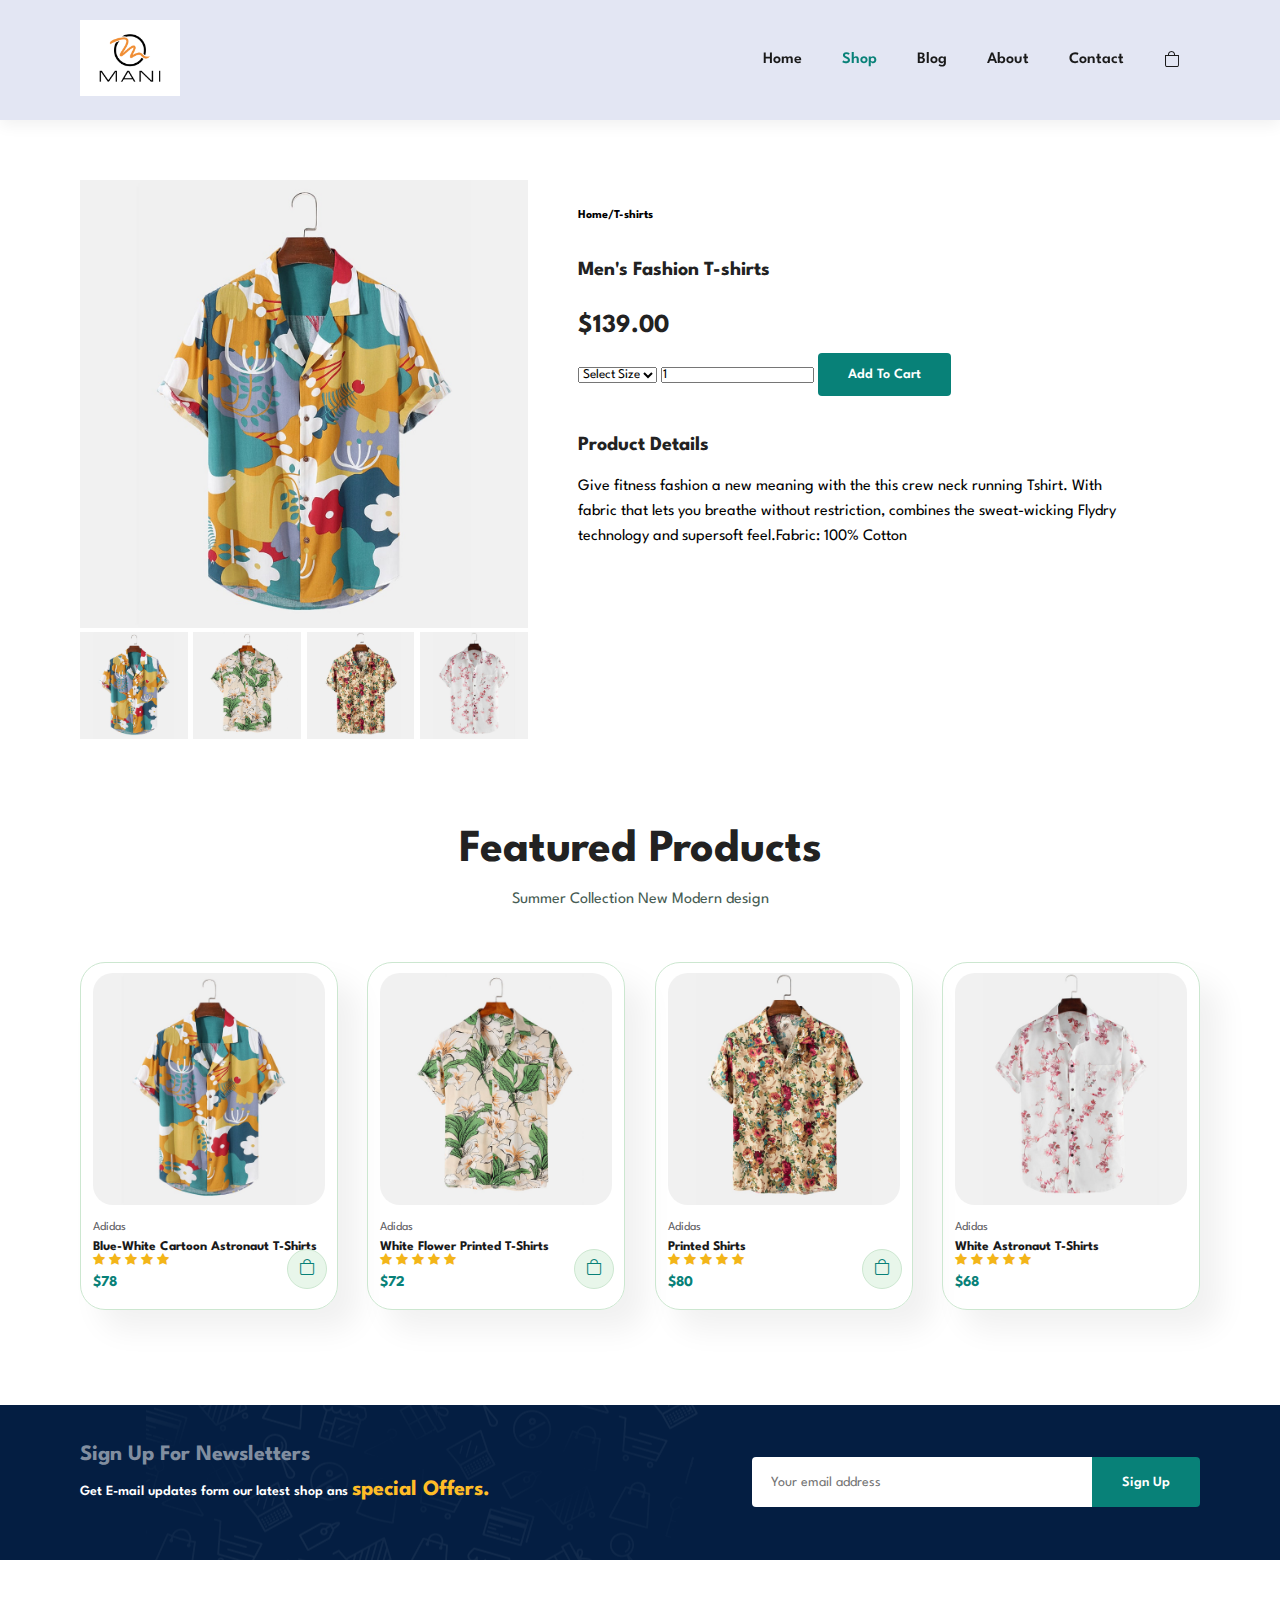
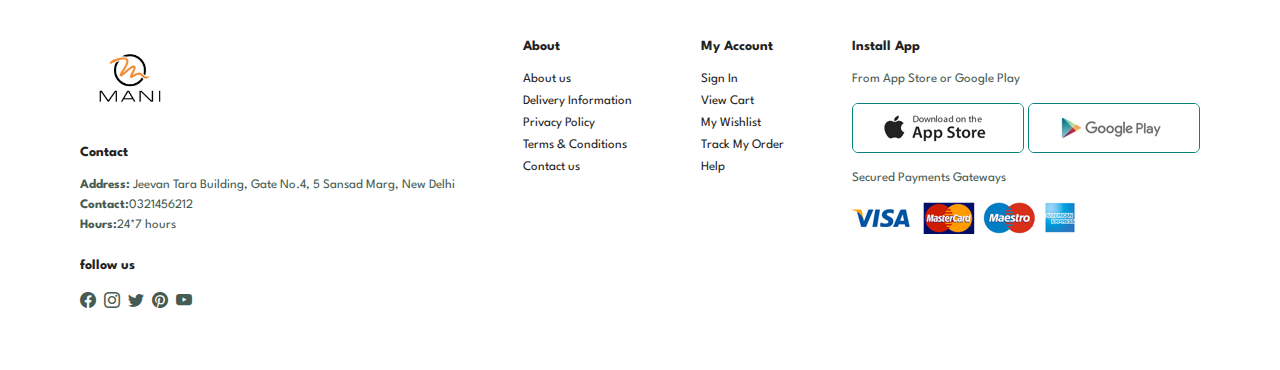
<file: sproducts.html>
<!DOCTYPE html>
<html lang="en">

<head>
    <meta charset="UTF-8">
    <meta http-equiv="X-UA-Compatible" content="IE=edge">
    <meta name="viewport" content="width=device-width, initial-scale=1.0">
    <title>Tech2etc Ecommerce</title>

    <link rel="stylesheet" href="style.css">

    <link rel="stylesheet" href="https://cdn.jsdelivr.net/npm/bootstrap-icons@1.9.1/font/bootstrap-icons.css">
</head>

<body>

    <section id="header">
        <a href="#"><img src="img/89992_1571310775.png" width=100 class="logo" alt=""></a>

        <div>
            <ul id="navbar">
                <li><a href="index.html">Home</a></li>
                <li><a class="active" href="shop.html">Shop</a></li>
                <li><a href="blog.html">Blog</a></li>
                <li><a href="about.html">About</a></li>
                <li><a href="contact.html">Contact</a></li>
                <li id="lg-bag"><a href="cart.html"></i><i class="bi bi-bag"></i></a></li>
                <a href="#" id="close"><i class="bi bi-x-lg"></i></a>
            </ul>
        </div>

        <div id="mobile">
            <a href="cart.html"></i><i class="bi bi-bag"></i></a>
            <i id="bar" class="bi bi-list"></i>
        </div>
    </section>

    <section id="prodetails" class="section-p1">
        <div class="single-pro-image">
            <img src="img/products/f1.jpg" width="100%" id="MainImg" alt="">

            <div class="small-img-group">
                <div class="small-img-col">
                    <img src="img/products/f1.jpg" width="100%" id="small-img" alt="">
                </div>
                <div class="small-img-col">
                    <img src="img/products/f2.jpg" width="100%" id="small-img" alt="">
                </div>
                <div class="small-img-col">
                    <img src="img/products/f3.jpg" width="100%" id="small-img" alt="">
                </div>
                <div class="small-img-col">
                    <img src="img/products/f4.jpg" width="100%" id="small-img" alt="">
                </div>
            </div>
        </div>

        <div class="single-pro-details">
            <h6> Home/T-shirts</h6>
            <h4>Men's Fashion T-shirts</h4>
            <h2>$139.00</h2>
            <select>
                <option>Select Size</option>
                <option>XL</option>
                <option>XXL</option>
                <option>L</option>
                <option>M</option>
                <option>S</option>
            </select>
            <input type="number" value="1">
            <button class="normal">Add To Cart</button>
            <h4>Product Details</h4>
            <span>Give fitness fashion a new meaning with the this crew neck running Tshirt.
                With fabric that lets you breathe without restriction, combines the sweat-wicking
                Flydry technology and supersoft feel.Fabric: 100% Cotton</span>
        </div>
    </section>

    <section id="Product1" class="section-p1">
        <h2>Featured Products</h2>
        <p>Summer Collection New Modern design</p>
        <div class="pro-container">
        <div class="pro">
            <img src="img/products/f1.jpg" alt="">
            <div class="des">
                <span>Adidas</span>
                <h5>Blue-White Cartoon Astronaut T-Shirts</h5>
                <div class="star">
                    <i class="bi bi-star-fill"></i>
                    <i class="bi bi-star-fill"></i>
                    <i class="bi bi-star-fill"></i>
                    <i class="bi bi-star-fill"></i>
                    <i class="bi bi-star-fill"></i>
                </div>
                <h4>$78</h4>
            </div>
            <a href="#"> <i class="bi bi-bag cart"></i></a>
            </div>

            <div class="pro">
                <img src="img/products/f2.jpg" alt="">
                <div class="des">
                    <span>Adidas</span>
                    <h5>White Flower Printed T-Shirts</h5>
                    <div class="star">
                        <i class="bi bi-star-fill"></i>
                        <i class="bi bi-star-fill"></i>
                        <i class="bi bi-star-fill"></i>
                        <i class="bi bi-star-fill"></i>
                        <i class="bi bi-star-fill"></i>
                    </div>
                    <h4>$72</h4>
                </div>
                <a href="#"> <i class="bi bi-bag cart"></i></a>
                </div>

                <div class="pro">
                    <img src="img/products/f3.jpg" alt="">
                    <div class="des">
                        <span>Adidas</span>
                        <h5>Printed Shirts</h5>
                        <div class="star">
                            <i class="bi bi-star-fill"></i>
                            <i class="bi bi-star-fill"></i>
                            <i class="bi bi-star-fill"></i>
                            <i class="bi bi-star-fill"></i>
                            <i class="bi bi-star-fill"></i>
                        </div>
                        <h4>$80</h4>
                    </div>
                    <a href="#"> <i class="bi bi-bag cart"></i></a>
                    </div>

                    <div class="pro">
                        <img src="img/products/f4.jpg" alt="">
                        <div class="des">
                            <span>Adidas</span>
                            <h5>White Astronaut T-Shirts</h5>
                            <div class="star">
                                <i class="bi bi-star-fill"></i>
                                <i class="bi bi-star-fill"></i>
                                <i class="bi bi-star-fill"></i>
                                <i class="bi bi-star-fill"></i>
                                <i class="bi bi-star-fill"></i>
                            </div>
                            <h4>$68</h4>
                        </div>
            </div>
    </section>

    <section id="newsletter" class="section-p1 section-m1">
        <div class="newstext">
            <h4>Sign Up For Newsletters</h4>
            <p>Get E-mail updates form our latest shop ans <span>special Offers.</span>
            </p>
        </div>

        <div class="Form">
            <input type="text" placeholder="Your email address">
            <button class="normal"> Sign Up</button>
        </div>
    </section>


    <footer class="section-p1">
        <div class="col">
            <img class="logo" src="img/89992_1571310775.png" width=100 class="logo" alt="">
            <h4>Contact</h4>
            <p><strong>Address: </strong> Jeevan Tara Building, Gate No.4, 5 Sansad Marg, New Delhi</p>
            <p><strong>Contact:</strong>0321456212</p>
            <p><strong>Hours:</strong>24*7 hours</p>
            <div class="follow">
                <h4>follow us</h4>
                <div class="icon">
                    <i class="bi bi-facebook"></i>
                    <i class="bi bi-instagram"></i>
                    <i class="bi bi-twitter"></i>
                    <i class="bi bi-pinterest"></i>
                    <i class="bi bi-youtube" i class=""></i>
                </div>
            </div>
        </div>

        <div class="col">
            <h4>About</h4>
            <a href="#">About us</a>
            <a href="#">Delivery Information</a>
            <a href="#">Privacy Policy</a>
            <a href="#">Terms & Conditions</a>
            <a href="#">Contact us</a>
        </div>

        <div class="col">
            <h4>My Account</h4>
            <a href="#">Sign In</a>
            <a href="#">View Cart</a>
            <a href="#">My Wishlist</a>
            <a href="#">Track My Order</a>
            <a href="#">Help</a>
        </div>

        <div class="col install">
            <h4>Install App</h4>
            <p>From App Store or Google Play</p>
            <div class="row">
                <img src="img/pay/app.jpg" alt="">
                <img src="img/pay/play.jpg" alt="">
            </div>
            <p>Secured Payments Gateways </p>
            <img src="img/pay/pay.png" alt="">
        </div>
    </footer>

    <script>
        var MainImg = document.getElementById("MainImg");
        var smallimg=document.getElementsByClassName("small-img");
        
        smallimg[0].onclick = function() {
            MainImg.src = smallimg[0].src;
        }
        smallimg[1].onclick = function() {
            MainImg.src = smallimg[1].src;
        }
        smallimg[2].onclick = function() {
            MainImg.src = smallimg[2].src;
        }
        smallimg[3].onclick = function() {
            MainImg.src = smallimg[3].src;
        }
    </script>
    <script src="script.js"></script>
</body>

</html>
</file>
<file: style.css>
@import url('https://fonts.googleapis.com/css2?family=spartan:wght@100;200;300;400;500;600;700;800;900&display=swap');
* {
    margin: 0;
    padding: 0;
    box-sizing: border-box;
    font-family: 'Spartan',sans-serif;
}

h1{
    font-size: 50px;
    line-height: 64px;
    color:#222;
}

h2{
    font-size: 46px;
    line-height: 54px;
    color:#222;
}

h4{
    font-size: 20px;
    color:#222;
}

h6{
    font-weight: 700;
    font-size: 12px;
}

p{
    font-size: 16px;
    color: #465b52;
    margin: 15px 0 20px 0;
}

.section-p1 {
    padding: 40px 80px;
}

.section-m1 {
    margin: 40px 0;
}


button.normal {
    font-size: 14px;
    font-weight: 600;
    padding: 15px 30px;
    color: #000;
    background-color: #fff;
    border-radius: 4px;
    cursor: pointer;
    border: none;
    outline: none;
    transition: 0.2sec;
}

button.white {
    font-size: 13px;
    font-weight: 600;
    padding: 11px 18px;
    color: #fff;
    background-color: transparent;
    cursor: pointer;
    border: 1px solid #fff;
    outline: none;
    transition: 0.2sec;
}

body{
    width: 100% ;
}
/*  Header Start  */
#header {
    display: flex;
    align-items: center;
    justify-content: space-between;
    padding: 20px 80px;
    background: #E3E6F3;
    box-shadow: 0 5px 15px  rgba(0, 0, 0,0.06);
    z-index: 999;
    position: sticky;
    top: 0;
    left: 0;
}

#navbar{
    display: flex;
    align-items:center;
    justify-content: center;
}

#navbar li{
    list-style: none;
    padding: 0 20px;
    position: relative;
}

#navbar a{
    text-decoration: none;
    font-weight: 16px;
    font-weight: 600;
    color:#1a1a1a;
    transition: 0.3s ease;
}

#navbar li a:hover,
#navbar li a.active{
    color: #088178;
}

#navbar li a.active::after,
#navbar li a:hover::after {
    content: "";
    width: 30%;
    height: 2px;
    color: #088178;
    position: absolute;
    bottom: -4px;
    left: 20px;
}


#mobile {
    display: none;
    align-items: center;
}

#close{
    display: none;
}

/* Home Page */
#hero {
    background-image: url("img/hero4.png");
    height: 90vh;
    width: 100%;
    background-size: cover;
    background-position: top 25%  right 0;
    padding: 0 80px;
    display: flex;
    flex-direction: column;
    align-items: flex-start;
    justify-content: center;
}
#hero h4 {
    padding: 15px;
}

#hero h1 {
    color: #088178;
}

#hero button {
    background-image: url(img/button.png);
    background-color: transparent;
    color: #088178;
    border: 0;
    padding: 14px 80px 14pc 65px;
    background-repeat: no-repeat;
    cursor: pointer;
    font-weight: 700;
    font-size: 15px;
}


#feature{
    display: flex;
    align-items: center;
    justify-content: space-between;
    flex-wrap: wrap;
}
#feature .fe-box{
    width: 180px;
    text-align: center;
    padding: 25px 15px;
    box-shadow: 20px 20px 34px rgba(0,0,0,0.03);
    border: 1px solid #cce7d0;
    border: radius 4px;
    margin: 15px 0;
}


#feature .fe-box:hover{
    box-shadow: 10px 10px 54px rgba(70,62,221,0.01);
}


#feature .fe-box img{
    width: 100%;
    margin-bottom: 10px;
}


#feature .fe-box h6{
    display: inline-block;
    padding: 9px 8px 6px 8px;
    line-height: 1;
    border-radius: 4px;
    color: #088178;
    background-color: #fddde4;
}


#feature .fe-box:nth-child(2) h6{
    background-color: #cdebbc;
}


#feature .fe-box:nth-child(3) h6{
    background-color: #95b0c4;
}

#feature .fe-box:nth-child(4) h6{
    background-color: #c795be;
}

#feature .fe-box:nth-child(5) h6{
    background-color: #c0c093;
}

#feature .fe-box:nth-child(6) h6{
    background-color: #e7d6ea;
}


#Product1 {
    text-align:center;
}


#Product1 .pro-container{
    display: flex;
    justify-content:space-between;
    padding-top: 20px;
    flex-wrap: wrap;
}

#Product1 .pro{
    width: 23%;
    min-width: 250px;
    padding: 10px 12px;
    border: 1px solid #cce7d0;
    border-radius: 25px;
    cursor :pointer ;
    box-shadow: 20px 20px 30px rgba(0,0,0,0.02);
    margin: 15px 0;
    transition: 0.2sec ease;
    position: relative;
}


#Product1 .pro{
    box-shadow: 20px 20px 30px rgba(0,0,0,0.06);
}

#Product1 .pro img {
    width: 100%;
    border-radius: 20px;
}

#Product1 .pro .des{
    text-align: start;
    padding: 10px 0;
}

#Product1 .pro .des span{
    color: #606063;
    font-size: 12px;
}

#Product1 .pro .des h5{
    padding-top: 7px;
    color: #1a1a1a;
    font-size: 14-px;
}

#Product1 .pro .des i {
    font-size: 12px;
    color: rgb(243,181,25);
}

#Product1 .pro .des h4{
    padding-top: 7px;
    font-size:15px;
    font-weight: 700;
    color:#088178;
}

#Product1 .pro .cart{
    width: 40px;
    height: 40px;
    line-height: 40px;
    border-radius: 50px;
    background-color: #e8f6ea;
    font-weight: 500;
    color: #088178;
    border: 1px solid #cce7d0;
    position: absolute;
    bottom: 20px;
    right: 10px;
}


#banner{
    display: flex;
    flex-direction: column;
    justify-content: center;
    align-items: center;
    text-align: center;
    background-image: url("img/banner/b2.jpg");
    width: 100%;
    height: 40vh;
    background-size: cover;
    background-position: center;
}


#banner h4{
    color: #fff;
    font-size: 16px;
}


#banner h2{
    color: #fff;
    font-size: 30px;
    padding: 10px 0;
}


#banner h2 span {
    color:#b51fc0;
}

#banner button:hover{
    background-color: #088178;
    color: #fff;
}

#sm-banner {
    display:flex;
    justify-content: space-between;
    flex-wrap: wrap;
}

#sm-banner .banner-box{
    display: flex;
    flex-direction: column;
    justify-content: center;
    align-items: flex-start;
    background-image: url("img/banner/b17.jpg");
    width: 580px;
    height: 50vh;
    background-size: cover;
    background-position: center;
    padding: 30px;
}


#sm-banner .banner-box2{
    background-image: url("img/banner/b10.jpg");
}



#sm-banner h4{
    color: #fff;
    font-size: 20px;
    font-weight: 300;
}


#sm-banner h2{
    color: #fff;
    font-size: 28px;
    font-weight: 800;
}


#sm-banner span{
    color: #fff;
    font-size: 14px;
    font-weight: 500;
    padding-bottom: 15px;
}


#sm-banner .banner-box:hover button{
    background-color: #088178;
    border: 1px solid #088178;
}

#banner3 {
    display:flex;
    justify-content: space-between;
    flex-wrap: wrap;
    padding: 0 80px;
}

#banner3 .banner-box{
    display: flex;
    flex-direction: column;
    justify-content: center;
    align-items: flex-start;
    background-image: url("img/banner/b7.jpg");
    width: 30%;
    height: 30vh;
    background-size: cover;
    background-position: center;
    padding: 20px;
    margin-bottom: 20px;
}


#banner3 .banner-box2{ 
    background-image: url("img/banner/b4.jpg");
}


#banner3 .banner-box3{ 
    background-image: url("img/banner/b18.jpg");
}


#banner3 h2{
    color:#fff;
    font-weight: 900;
    font-size: 22px;
}


#banner3 h3{
    color: #ec544e;
    font-weight: 800;
    font-size: 15px;
}


#newsletter {
    display: flex;
    justify-content: space-between;
    flex-wrap: wrap;
    align-items: center;
    background-image: url("img/banner/b14.png");
    background-repeat: no-repeat;
    background-position: 20% 30%;
    background-color: #041e42;
}


#newsletter h4{
    font-size: 22px;
    font-weight: 700;
    color: #818ea0;
}

#newsletter p{
    font-size: 14px;
    font-weight: 600;
    color: #fff;
}

#newsletter p span{
    font-size: 22px;
    font-weight: 700;
    color: #ffbd27;
}

#newsletter .Form{
    display: flex;
    width: 40%;
}


#newsletter input{
    height: 3.125rem;
    padding:0 1.25em;
    font-size: 14px;
    width: 100%;
    border: 1px solid transparent;
    border-radius: 4px;
    border-top-right-radius: 0;
    border-bottom-right-radius: 0;
}

#newsletter button{
    background-color: #088178;
    color:#fff;
    white-space: nowrap;
    border-top-left-radius: 0;
    border-bottom-left-radius: 0;
}


footer {
    display: flex;
    flex-wrap: wrap;
    justify-content: space-between;
}


footer .col{
    display: flex;
    flex-direction: column;
    align-items: flex-start;
    margin-bottom: 20px;
}


footer .logo{
    margin-bottom: 30px;
}


footer h4{
    font-size: 14px;
    padding-bottom: 20px;
}


footer p{
    font-size: 13px;
    margin: 0 0 8px 0;
}

footer a{
    font-size: 13px;
    text-decoration: none;
    color: #222;
    margin-bottom: 10px;
}


footer .follow {
    margin-top: 20px;
}

footer .follow i{
    color: #465b52;
    padding-right: 4px;
    cursor: pointer;
}


footer .install .row img{
    border: 1px solid #088178;
    border-radius: 6px;
}


footer .install img{
    margin: 10px 0 15px 0;
}


footer .follow .i:hover,
footer a:hover{
    color: #088178;
}



/* Shop Page */

#page-header{
    background-image: url("img/banner/b1.jpg");
    width: 100%;
    height: 40vh;
    background-size: cover;
    display: flex;
    justify-content: center;
    text-align: center;
    flex-direction: column;
    padding: 14px;
}

#page-header h2,
#page-header p{
    color: #fff;
}

#pagination{
    text-align: center;
}

#pagination a{
    text-decoration: none;

}

#pagination a i{
    font-size:16px;
    font-weight: 600;
}

/* single product details */

#prodetails {
    display:flex;
    margin-top: 20px;
}
#prodetails .single-pro-image{
    width: 40%;
    margin-right: 50px;
}

.small-img-group{
    display: flex;
    justify-content: space-between;
}

.small-img-col{
    flex-basis: 24%;
    cursor: pointer;
}

#prodetails .single-pro-details{
    width: 50%;
    padding-top:30px;
}

#prodetails .single-pro-details h4{
    padding: 40px 0 20px 0;
}

#prodetails .single-pro-details h2{
    font-size: 26px;
}

prodetails .single-pro-details select{
    display: block;
    padding: 5px 10px;
    margin-bottom: 10px;
}

prodetails .single-pro-details input{
    width: 50px;
    height: 47px;
    padding-left: 10px;
    font-size: 16px;
    margin-right: 10px;
}

prodetails .single-pro-details:focus{
    outline: none;
}

#prodetails .single-pro-details button{
    background: #088178;
    color: #fff;
}

#prodetails .single-pro-details span{
    line-height: 25px;
}

/* blog page */
#page-header.blog-header{
    background-image: url(img/banner/b19.jpg);
}

#blog{
    padding: 150px 150px 0 150px;
}

#blog .blog-box{
    display: flex;
    align-items: center;
    width: 100%;
    position: relative;
    padding-bottom: 90px;
}

#blog .blog-img{
    width: 50%;
    margin-right: 40px;
}

#blog img{
    width: 100%;
    height: 300px;
    object-fit: cover;
}

#blog .blog-details{
    width: 50%;
}

#blog .blog-details a{
    text-decoration: none;
    font-size: 11px;
    color:#000;
    font-weight: 700;
    position: relative;
    transition: 0.3s;
}

#blog .blog-details a::after{
    content: "";
    width: 50px;
    height: 1px;
    background-color:#000;
    position: absolute;
    top: 4px;
    right: -60px;
}

#blog .blog-details a:hover{
    color:#088178;
}

#blog .blog-details a:hover::after{
    background-color: #088178;
}

#blog .blog-box h1{
    position: absolute;
    top: -40px;
    left: 0;
    font-size: 70px;
    font-weight: 700;
    color: #c9cbce;
    z-index: -9;
}

/*About Page */

#page-header.about-header{
    background-image: url("img/about/banner.png");
}

#about-head{
    display: flex;
    align-items: center;
}

#about-head img{
    width: 50%;
    height: auto;
}

#about-head div{
    padding-left: 40px;
}

#about-app{
    text-align: center;
}

#about-app .video{
width: 70%;
height: 100%;
margin: 30px auto 0 auto;
}

#about-app .video video{
    width: 100%;
    height: 100%;
    border-radius: 20px;
}

/* Contact Page */

#contact-details {
    display: flex;
    align-items: center;
    justify-content: space-between;
}

#contact-details .details{
    width: 40%;
}

#contact-details .details span,
#form-details form span {
    font-size: 12px;
}

#contact-details .details h2,
#form-details form h2 {
    font-size: 26px;
    line-height: 35px;
    padding: 20px 0;
}

#contact-details .details h3{
    font-size: 16px;
    padding-bottom: 15px;
} 

 #contact-details .details li {
    list-style: none;
    display: flex;
    padding: 10px 0;
} 

#contact-details .details li i {
    font-size: 14px;
    padding-right: 22px;
}

#contact-details .details li p {
    margin: 0;
    font-size: 14px;
}

#contact-details .map{
    width: 55%;
    height: 400px;
}

#contact-details .map iframe {
    width: 100%;
    height: 100%;
}


#form-details {
    display: flex;
    justify-content: space-between;
    margin: 30px;
    padding: 80px;
    border: 1px solid #e1e1e1;
}


#form-details form{
    width: 65%;
    display: flex;
    flex-direction: column;
    align-items: flex-start;
}

#form-details form input,
#form-details form textarea{
    width: 100%;
    padding: 12px 15px;
    outline: none;
    margin-bottom: 20px;
    border: 1px solid #e1e1e1;
}


#form-details form button {
    background-color: #088178;
    color: #fff;
}

#form-details .people div{
    padding-bottom: 25px;
    display: flex;
    align-items: flex-start;
}

#form-details .people div img{
    width: 65px;
    height: 65px;
    object-fit: cover;
    margin-right: 15px;
}

#form-details .people div p{
    margin: 0;
    font-size: 13px;
    line-height: 25px;
}

#form-details .people div p span{
    display: block;
    font-size: 16px;
    font-weight: 600;
    color: #000;
}

/* Cart Details */

#cart {
    overflow-x: auto;
}

#cart table{
    width: 100%;
    border-collapse: collapse;
    table-layout: fixed;
    white-space: nowrap;
}

#cart table img{
    width: 70px;
}

#cart table td:nth-child(1){
    width: 100px;
    text-align: center;
}

#cart table td:nth-child(2){
    width: 150px;
    text-align: center;
}

#cart table td:nth-child(3){
    width: 250px;
    text-align: center;
}

#cart table td:nth-child(4),
#cart table td:nth-child(5),
#cart table td:nth-child(6){
    width: 150px;
    text-align: center;
}

#cart table td:nth-child(5) input {
    width: 70px;
    padding: 10px 5px 10px 15px;
}

#cart table thead{
    border: 1px solid #e2e9e1;
    border-left: none;
    border-right: none;
}

#cart table thead tb {
font-weight: 700;
text-transform: uppercase;
font-size: 13px;
padding: 18px 0;
}


#cart table thead tr td {
    padding-top: 15px;
}

#cart table thead td {
    font-size: 13px;
}

#cart-add {
    display: flex;
    flex-wrap: wrap;
    justify-content: space-between;
}

#coupon {
    width: 50%;
    margin-bottom: 30px;
}
#coupon h3,
#subtotal h3 {
    padding-bottom: 15px;
}

#coupon input {
    padding: 10px 20px;
    outline: none;
    width: 60%;
    margin-right: 10px;
    border: 1px solid #e2e9e1;
}

#coupon button {
    background-color: #088178;
    color: #fff;
    padding: 12px 20px;
}

#subtotal {
    width: 50%;
    margin-bottom: 30px;
    border: 1px solid #e2e9e1;
    padding: 30px;
}

#subtotal table{
    border-collapse: collapse;
    width: 100%;
    margin-bottom: 20px;
}

#subtotal table td {
    width: 50%;
    border: 1px solid #e2e9e1;
    padding: 10px;
    font-size: 13px;
}

/* Start Media Query */

@media(max-width:799px) {
.section-p1{
    padding: 40px 40px;
}

    #navbar {
        display: flex;
        flex-direction: column;
        align-items: flex-start;
        justify-content: flex-start;
        position: fixed;
        top: 0;
        right: -300px;
        height: 100vh;
        width: 300px;
        background-color: #E3E6F3;
        box-shadow: 0 40px 60px rgba(0,0,0,0.1);
        padding:80px 0 0 10px;
        transition: 0.3s;
    }
    #navbar.active{
        right: 0px;
    }
    #navbar li{
        margin-bottom: 25px;
    }
    #mobile {
        display: flex;
        align-items: center;
    }
    #mobile i {
        color: #1a1a1a;
        font-size: 24px;
        padding-left: 20px;
    }
    #close {
        display: initial;
        position: absolute;
        top: 30px;
        left: 30px;
        color:#222;
        font-size: 24px;
    }

    #lg-bag{
        display: none;
    }

    #hero{
        height:70vh;
        padding: 0 80px;
        background-position: top 30% right 30%;
    }

    #features{
        justify-content: center;
    }

    #features{
        margin: 15px 15px;
    }

    #product1 .pro-container{
        justify-content: center;
    }

    #product1 .pro{
        margin: 15px;
    }

    #banner{
        height: 20vh;
    }

    #sm.banner .banner-box{
        min-width: 100%;
        height: 30vh;
    }

    #banner3{
        padding: 0 40px;
    }

    #banner .banner-box{
        width: 28%;
    }

    #newsletter .form{
        width: 70%;
    }


    /* Contact Page */
#form-details{
    padding: 40px;
}
 #form-details form{
    width: 50%;
 }

 /* cartPage */
 #coupon {
    width: 100%;
}

#subtotal {
    width: 100%;
    padding: 20px;
}
}

@media (max-width:477px) {
    .section-p1 {
        padding:  20px;
    }
    #header {
        padding: 10px 30px;
    }
    h1{
        font-size: 38px;
    }
    h2{
        font-size: 32px;
    }
    #hero{
        padding: 0 20px;
        background-position: 55%;
    }

    #feature{
        justify-content: space-between;
    }

    #feature .fe-box{
        width: 155px;
        margin: 0 0 15px 0;
    }
    #product1 .pro{
        width: 100%;
    }
    #banner{
        height:40vh
    }
    #sm-banner .banner-box{
        height: 40vh;
    }
    #sm-banner .banner-box2{
        margin-top: 20px;
    }
    #banner3{
        padding: 0 20px;
    }
    #banner .banner-box3{
        width: 100%;
    }
    #newsletter{
        padding: 40px 20px;
    }
    #newsletter .form{
        width: 100%;
    }


    /* single Product */
    #Prodetails {
        display: flex;
        flex-direction: column;
    }

    #Prodetails .single-pro-image {
        width: 100%;
        margin-right: 0px;
    }

    #Prodetails .single-pro-details {
        width: 100%;
    }

    /* Blog page */

    #blog{
        padding: 100px 150px 0 20px;
    }
    #blog .blog-box{
        display: flex;
        flex-direction: column;
        align-items: flex-start;
    }
    #blog .blog-img{
        width: 100%;
        margin-right: 0px;
        margin-bottom: 30px;
    }

    /*About page */
    #about-head{
        flex-direction: column;
    }
    #about-head img{
        width: 100%;
        margin-bottom: 20px;
    }

    #about-head div{
        padding-left: 0px;
    }

    #about-app .video{
        width: 100%;
    }

    /* Contact Page */

    #contact-details {
        flex-direction: column;
    }
    #contact-details .details{
        width: 100%;
        margin-bottom: 30px;
    }
    #contact-details .map{
        width: 100%;
    }

    #form-details {
        margin: 10px;
        padding: 30px 10px;
        flex-wrap: wrap;
    }

    #form-details form{
        width: 100%;
        margin-bottom: 30px;
    }
    
    /* cart page */

    #coupon {
        width: 100%;
    }

    #subtotal {
        width: 100%;
        padding: 20px;
    }
}
</file>
